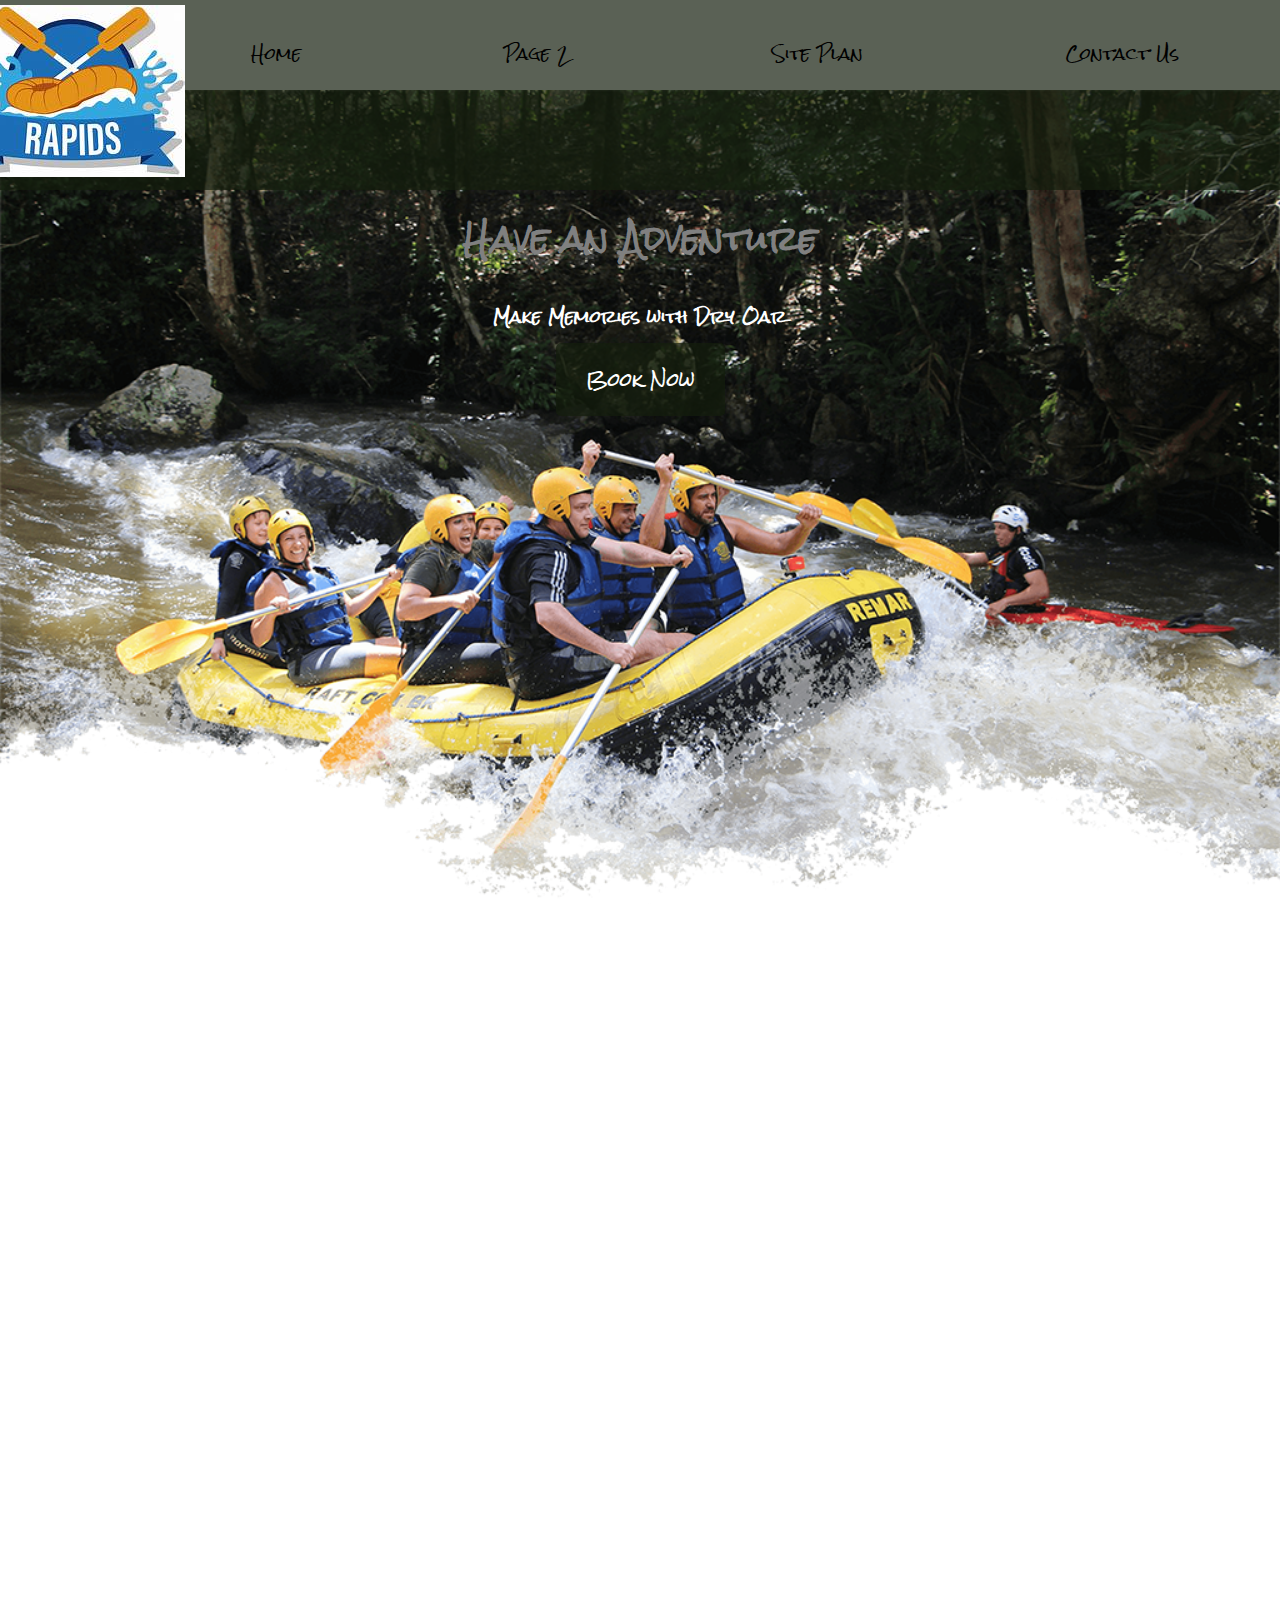
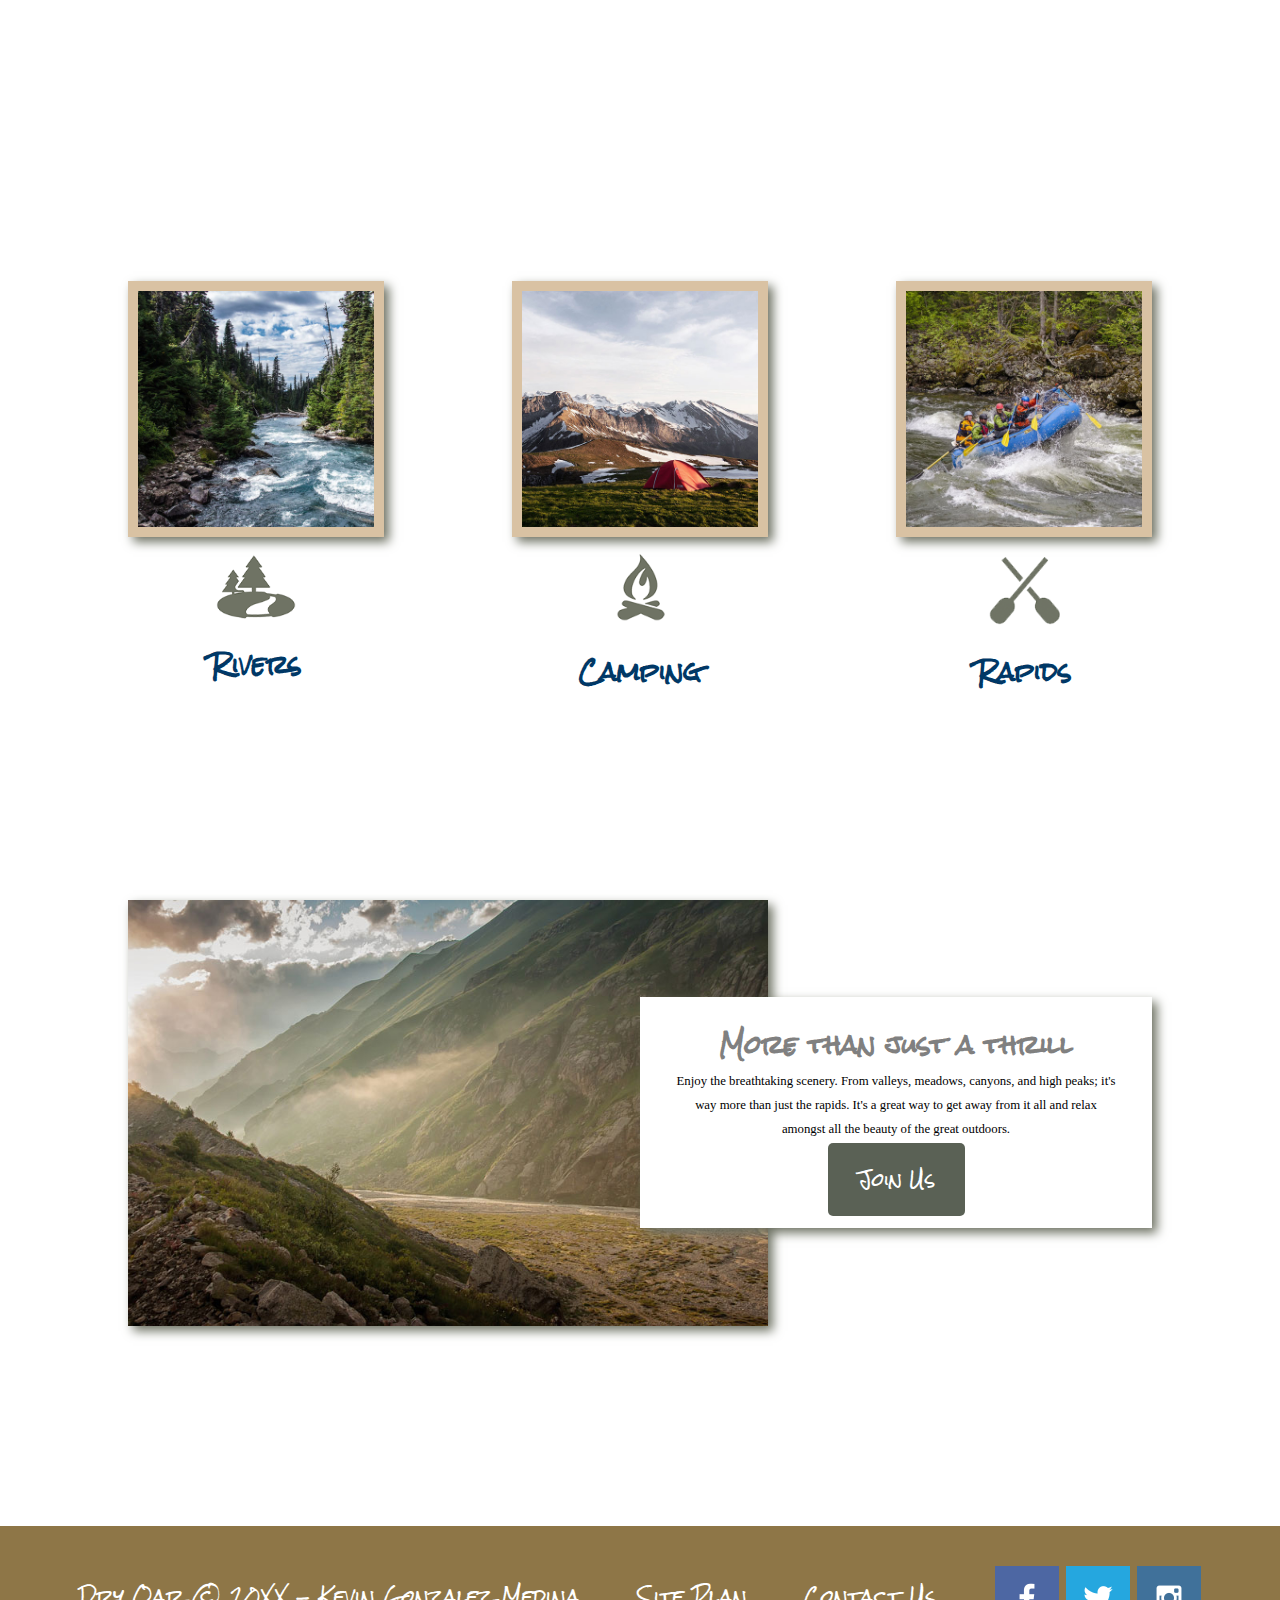
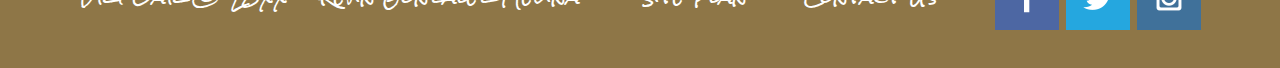
<file: WWR/index.html>
<!DOCTYPE html>
<html lang="en">
<head>
    <meta charset="UTF-8">
    <meta http-equiv="X-UA-Compatible" content="IE=edge">
    <meta name="viewport" content="width=device-width, initial-scale=1.0">
    <link rel="stylesheet" href="styles/style.css">
    <title>Home</title>
</head>
<body>
    <div id="content">
        <header>
            <a id="logo_link" href="index.html">
                <img src="images/logo3.jpeg" alt="Dry Our Logo"> 
            </a>
            <nav>
                <a id="https://kevingonmed.github.io/wdd113/WWR/index.html">Home</a>
                <a href="https://kevingonmed.github.io/wdd113/WWR/page2.html">Page 2</a>
                <a href="https://kevingonmed.github.io/wdd113/WWR/site-plan-rafting.html">Site Plan</a>
                <a href="https://kevingonmed.github.io/wdd113/WWR/contactus.html">Contact Us</a>
            </nav>
        </header>
        <div id="hero">
            <div id="hero-box">
                <img id="hero-image" src="images/hero.png" alt="People Enjoying Rfting">
            </div>
            <section id="hero-msg">
                <h1 class="home-title">Have an Adventure</h1>
                <h4>Make Memories with Dry Oar</h4>
                <div class="button-box">
                    <a class="book" href="contactus.html">Book Now</a>
                </div>
            </section>
        </div>
        <main class="home-grid">
            <section class="rivers-card">
                <img class="card-img" src="images/rivers.jpg" alt="river in forest">
                <img class="icon" src="images/river_icon.png" alt="river icon">
                <h2>Rivers</h2>
            </section>
            <section class="camping-card">
                <img class="card-img" src="images/camping.jpg" alt="tent in mountains">
                <img class="icon" src="images/fire_icon.png" alt="fire icon">
                <h2>Camping</h2>
            </section>
            <section class="rapids-card">
                <img class="card-img" src="images/rapids.jpg" alt="rafting boat">
                <img class="icon" src="images/oars.png" alt="oars icon">
                <h2>Rapids</h2>
            </section>
            <div id="background"></div>
            <img class="mountains" src="images/mountains.jpg" alt="Misty mountains">
            <section class="msg">
                <h2>More than just a thrill</h2>
                <p>Enjoy the breathtaking scenery. From valleys, meadows, canyons, and high peaks; it's way more than just the rapids. It's a great way to get away from it all and relax amongst all the beauty of the great outdoors.</p>
                <a class='join' href="rivers.html">Join Us</a>
            </section>
        </main>
        <footer>
            <p>Dry Oar &copy; 20XX - Kevin Gonzalez Medina  </p>
            <p><a href="site-plan-rafting.html">Site Plan</a></p>
            <p><a href="contactus.html">Contact Us</a></p>
            <div class="social">
                <a href="https://facebook.com">
                    <img src="images/facebook.png" alt="fb icon">
                </a>
                <a href="https://twitter.com">
                    <img src="images/twitter.png" alt="twitter icon">
                </a>
                <a href="https://instagram.com">
                    <img src="images/instagram.png" alt="instagram icon">
                </a>
            </div>
        </footer>
    </div>

</body>
</html>
</file>
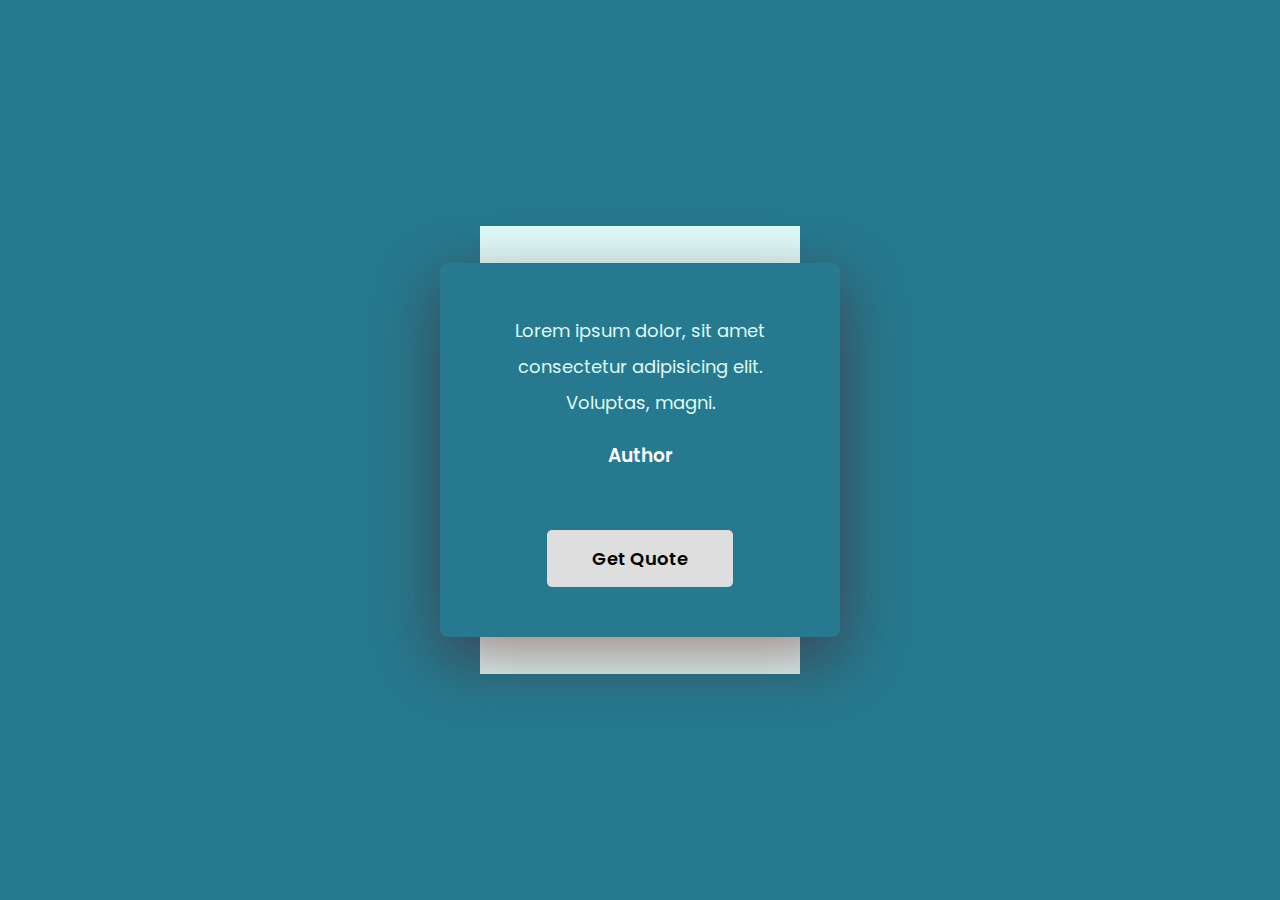
<file: jscript/finalp.html>
<!DOCTYPE html>
<html lang="en">
  <head>
    <meta name="viewport" content="width=device-width, initial-scale=1.0" />
    <title>Random Quote Generator</title>
    <link
      href="https://fonts.googleapis.com/css2?family=Poppins:wght@400;600&display=swap"
      rel="stylesheet"
    />
    <link rel="stylesheet" href="finalp.css" />
  </head>
  <body>
    <div class="wrapper">
      <div class="container">
        <p id="quote">
          Lorem ipsum dolor, sit amet consectetur adipisicing elit. Voluptas,
          magni.
        </p>
        <h3 id="author">Author </h3>
        <button id="btn">Get Quote</button>
      </div>
    </div>
    <script src="finalp.js"></script>
  </body>
</html>
</file>
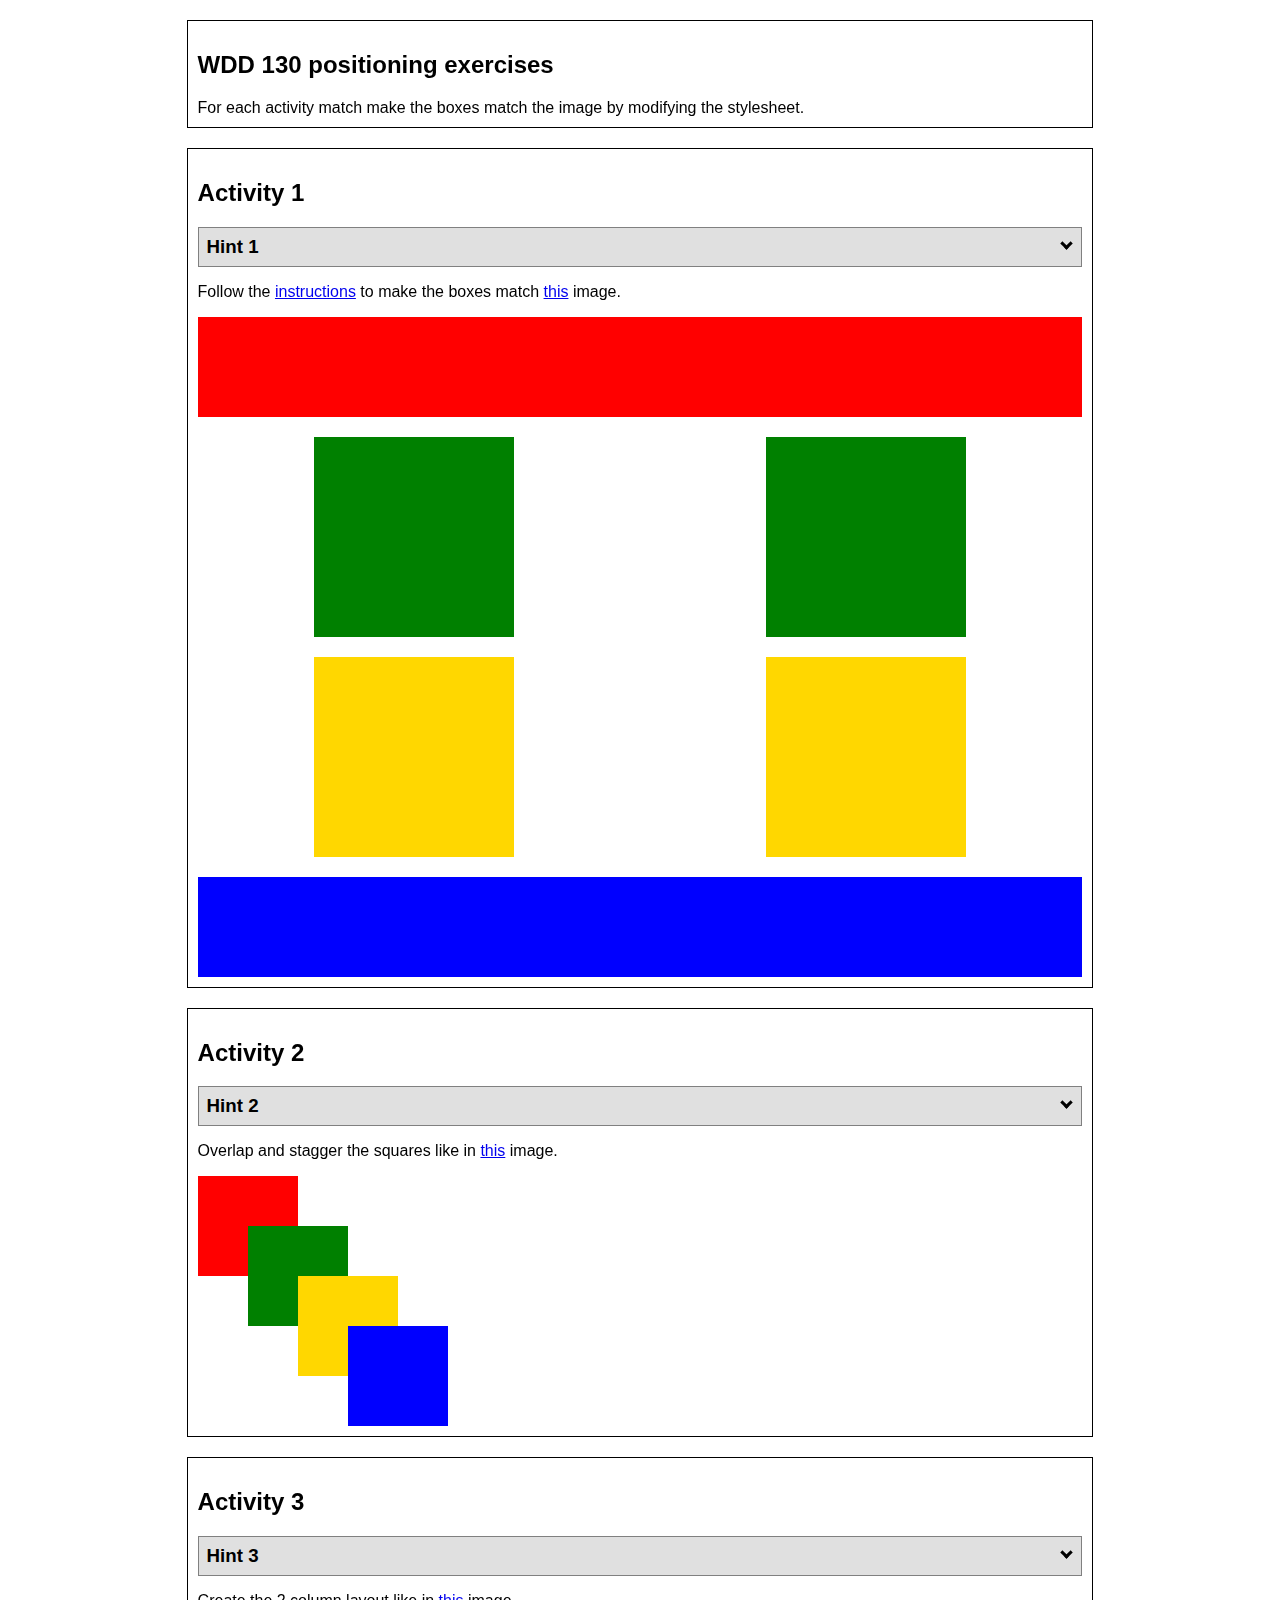
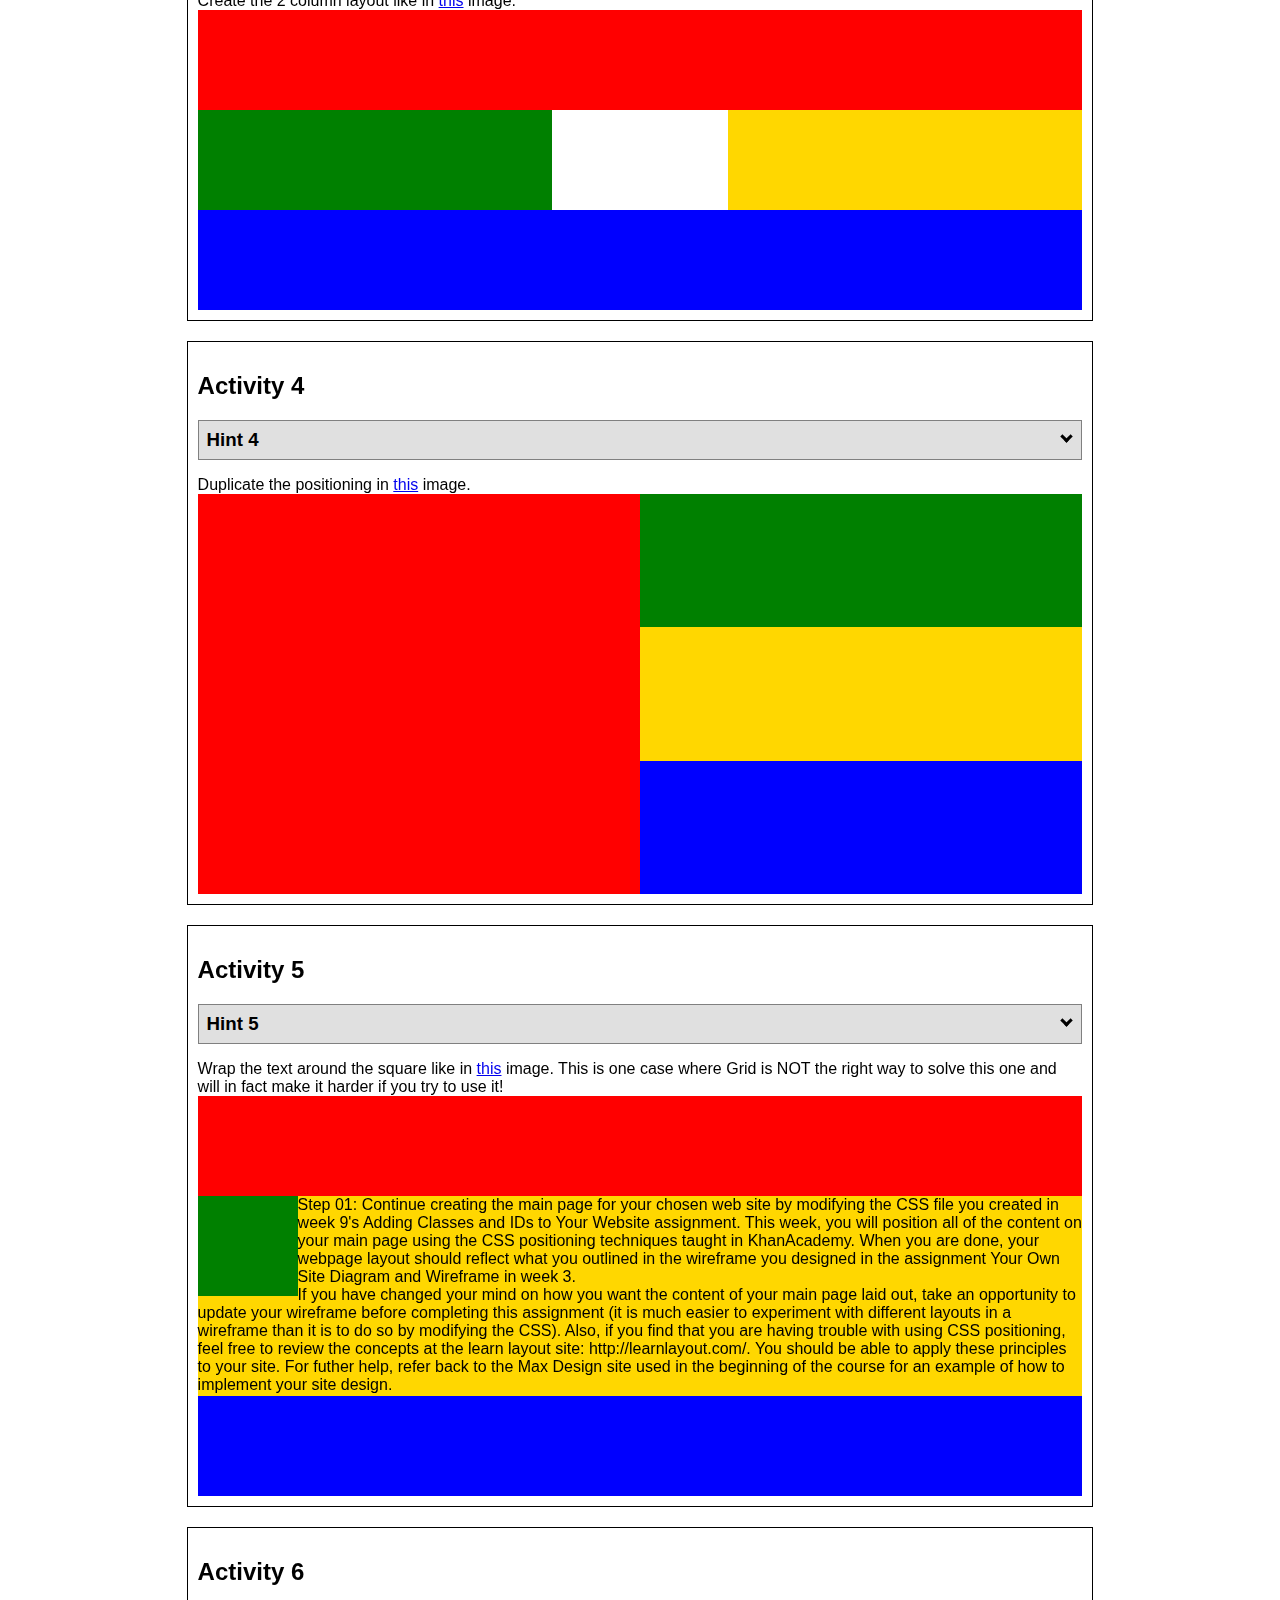
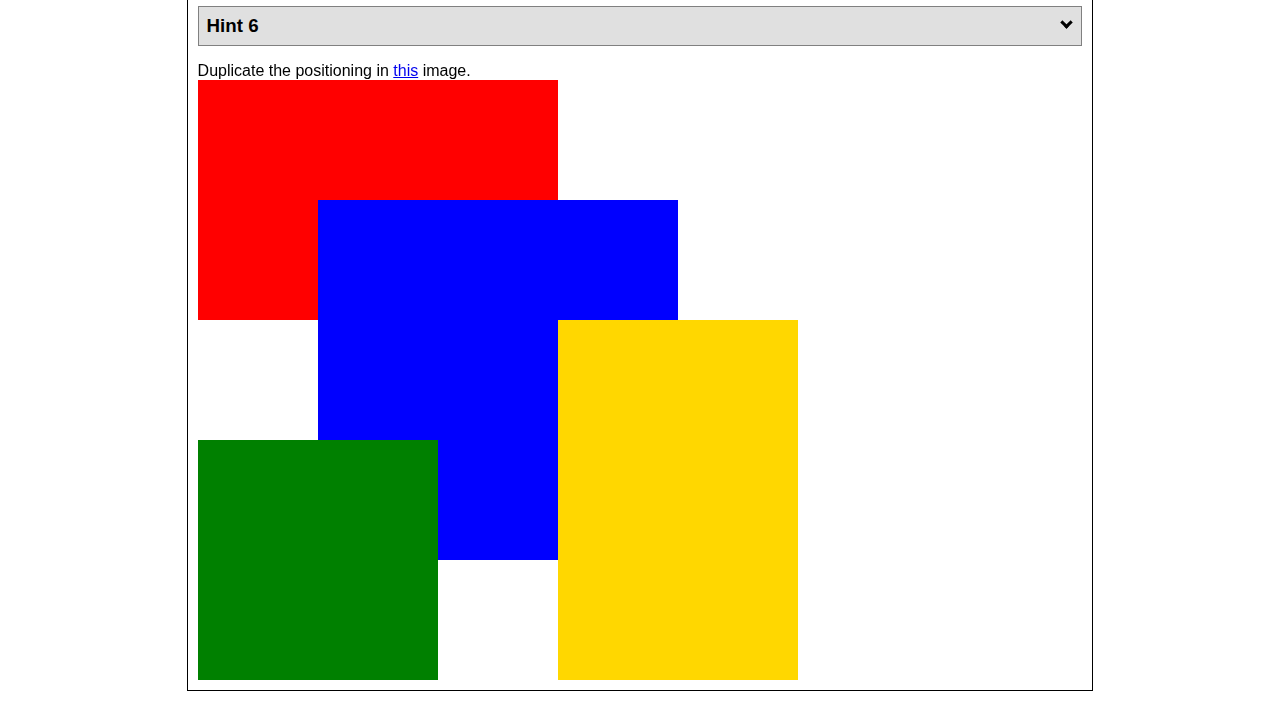
<file: Position/positioning.html>
<!DOCTYPE html>
<html lang="en">
    <head>
    <!-- HTML - Name: positioning.html -->
    <title>Positioning Activity</title>
    <link rel="stylesheet" type="text/css" href="positionstyles.css" />
    </head>
    <body>
    <div class="activity">
        <h2>WDD 130 positioning exercises</h2>
        For each activity match make the boxes match the image by modifying the stylesheet.</div>
    <div class="activity">
        <h2>Activity 1</h2>
        <section class="hint"><input type="checkbox" ><i></i> <h3>Hint 1</h3><div><p>Check out the <a href="https://byui-wdd.github.io/wdd130/activities/css-positioning.html" target="_blank">activity instructions</a> in Ilearn!</p></div></section>
        <p>Follow the <a href="https://byui-wdd.github.io/wdd130/activities/css-positioning.html" target="_blank">instructions</a> to make the boxes match  <a href="https://byui-wdd.github.io/wdd130/images/example1.png" target="_blank">this</a> image.</p>
        <div class="content1" >
        <div class="red1" ></div>
        <div class="green1" ></div>
        <div class="green1" ></div>
        <div class="yellow1"></div>
        <div class="yellow1"></div>
        <div class="blue1"></div>
        </div>
    </div>
    <div class="activity">
        <h2>Activity 2</h2>
        <section class="hint"><input type="checkbox" > <h3>Hint 2</h3><i></i><div><p>Remember that the best way to shift elements around slightly on the page is with Margins.  You could also use Grid.  Either would work for this. If you choose margin remember that you can use a <em>negative</em> margin. (ie margin-top: -20px;)</p><h4>Properties used:</h4><ul><li>margin-top, margin-left</li><li>...or...</li><li>grid-template-columns: 50px 50px 50px 50px 50px</li></ul></div></section>
        <p>Overlap and stagger the squares like in <a href="https://byui-wdd.github.io/wdd130/images/example2.png" target="_blank">this</a> image.</p>
        <div class="content2" >
        <div class="red2" ></div>
        <div class="green2" ></div>
        <div class="yellow2"></div>
        <div class="blue2"></div>
        </div>
    </div>
    <div class="activity">
        <h2>Activity 3</h2>
        <section class="hint"><input type="checkbox" > <h3>Hint 3</h3><i></i><div><p>This one is going to be best solved with CSS Grid. Remember to make the boxes the right width first...then start moving them around. </p><h4>Properties used:</h4><ul><li>display:grid;</li><li>grid-template-columns:</li><li>grid-column-gap:</li>
        <li>grid-column:</li>  </ul></div></section>
        Create the 2 column layout like in <a href="https://byui-wdd.github.io/wdd130/images/example3.png" target="_blank">this</a>  image.
        <div class="content3" >
        <div class="red3" ></div>
        <div class="green3" ></div>
        <div class="yellow3"></div>
        <div class="blue3"></div>
        </div>
    </div>
    <div class="activity">
        <h2>Activity 4</h2>
        <section class="hint"><input type="checkbox" > <h3>Hint 4</h3><i></i><div><p>For the others we have been primarily concerned with width. For this one you will need to adjust height as well. </p><h4>Properties used:</h4><ul><li>display:grid;</li><li>grid-template-columns:</li><li>grid-row:</li></ul></div></section>
        Duplicate the positioning in <a href="https://byui-wdd.github.io/wdd130/images/example4.png" target="_blank">this</a> image. 
        <div class="content4" >
        <div class="red4" ></div>
        <div class="green4" ></div>
        <div class="yellow4"></div>
        <div class="blue4"></div>
        </div>
    </div>

    <div class="activity">
        <h2>Activity 5</h2>
        <section class="hint"><input type="checkbox" > <h3>Hint 5</h3><i></i><div><p>Grid is <strong>not</strong> the right way to do this.  In fact there is only one way to really do that...and that is with float. Remember that we float the thing we want the text to wrap around.  Also remember to start by making all the shapes the right size and shape.</p><h4>Properties used:</h4><ul><li>float: left;</li></ul></div></section>
        Wrap the text around the square like in <a href="https://byui-wdd.github.io/wdd130/images/example5.png" target="_blank">this</a> image. This is one case where Grid is NOT the right way to solve this one and will in fact make it harder if you try to use it!
        <div class="content5" >
        <div class="red5" ></div>
        <div class="green5" ></div>
        <div class="yellow5">Step 01: Continue creating the main page for your chosen web site by modifying the CSS file you created in week 9's Adding Classes and IDs to Your Website assignment. This week, you will position all of the content on your main page using the CSS positioning techniques taught in KhanAcademy. When you are done, your webpage layout should reflect what you outlined in the wireframe you designed in the assignment Your Own Site Diagram and Wireframe in week 3. <br />
            If you have changed your mind on how you want the content of your main page laid out, take an opportunity to update your wireframe before completing this assignment (it is much easier to experiment with different layouts in a wireframe than it is to do so by modifying the CSS). Also, if you find that you are having trouble with using CSS positioning, feel free to review the concepts at the learn layout site: http://learnlayout.com/. You should be able to apply these principles to your site. For futher help, refer back to the Max Design site used in the beginning of the course for an example of how to implement your site design.</div>
        <div class="blue5"></div>
        </div>
    </div>
    <div class="activity">
        <h2>Activity 6</h2>
        <section class="hint"><input type="checkbox" > <h3>Hint 6</h3><i></i><div><p>This one is all about visualizing the grid behind the layout. If you are having a hard time doing that first: all the sizes are even multiples of 100, and second here is another example with the lines drawn: <a href="https://byui-wdd.github.io/wdd130/images/example6-hint.png" target="_blank">example 6 with lines</a>. For this one you will find it easiest if you use px for the column width. You can also use <kbd>z-index</kbd> to control the element layering.    </p><h4>Properties used:</h4><ul><li>display:grid;</li><li>grid-template-columns:</li><li>grid-column:</li><li>grid-row:</li><li><a href="https://www.w3schools.com/cssref/pr_pos_z-index.asp" target="_blank">z-index:</a></li></ul></div></section>
        Duplicate the positioning in <a href="https://byui-wdd.github.io/wdd130/images/example6.png" target="_blank">this</a> image.
        <div class="content6" >
        <div class="red6" ></div>
        <div class="green6" ></div>
        <div class="yellow6"></div>
        <div class="blue6"></div>
        </div>
    </div>
    </body>
</html>
</file>
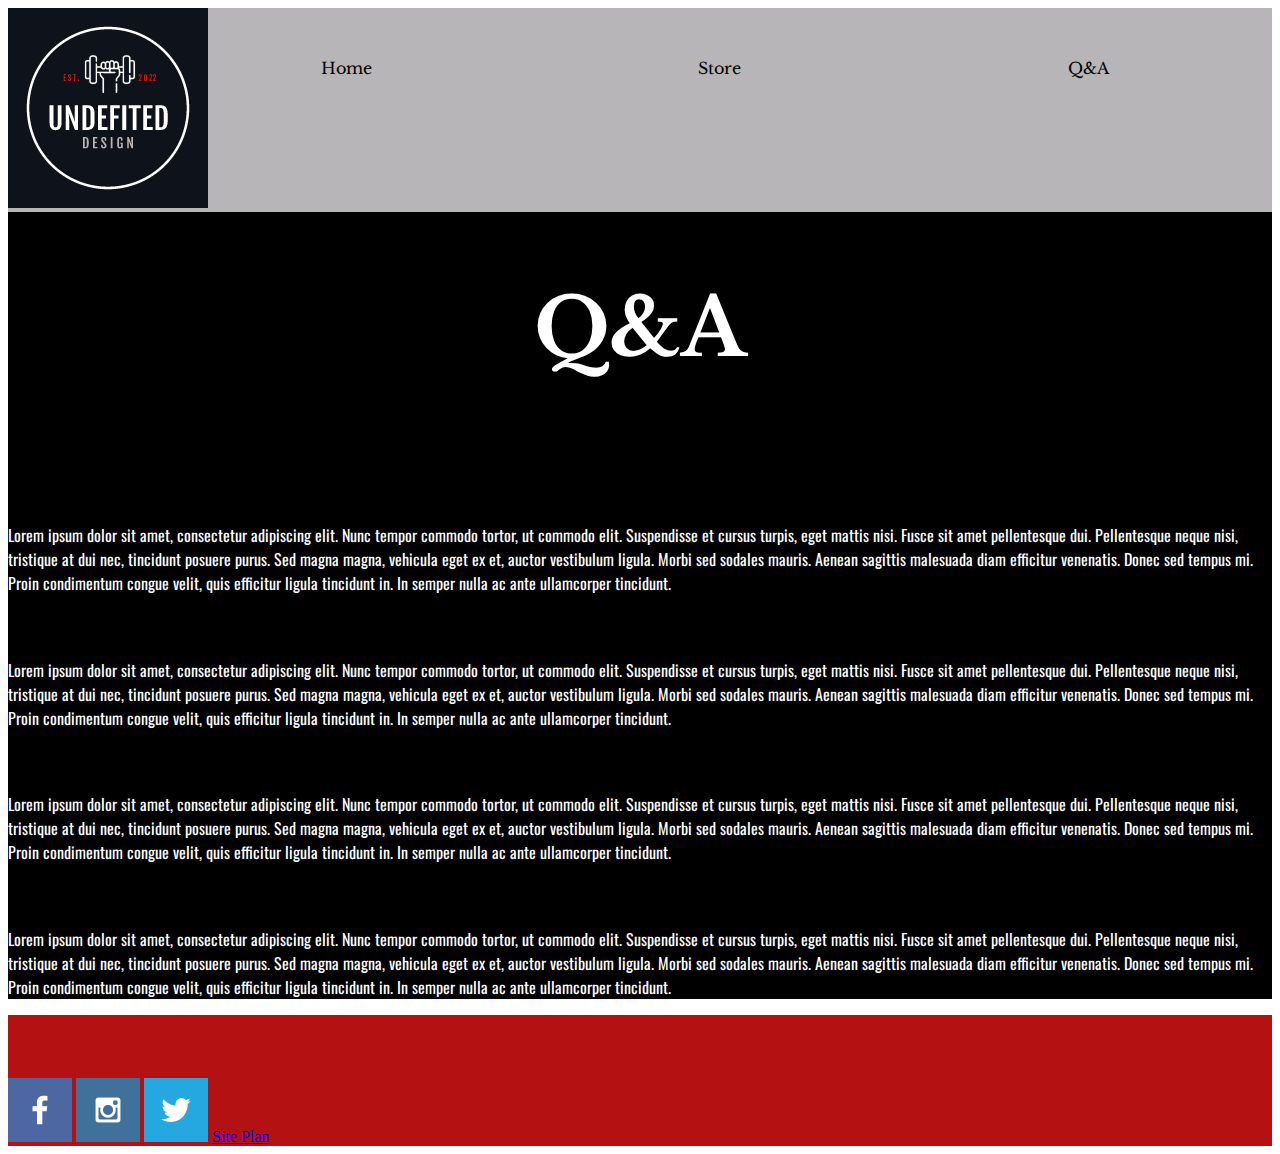
<file: undefited/q&a.html>
<!DOCTYPE html>
<html lang="en">
<head>
    <meta charset="UTF-8">
    <meta http-equiv="X-UA-Compatible" content="IE=edge">
    <meta name="viewport" content="width=device-width, initial-scale=1.0">
    <link rel="stylesheet" href="styles/style.css">
    <title>q&a</title>
</head>
<body>
    <header>
        <a href="index.html">
            <img src="styles/logo.png" alt="Logo">
        </a>
        <nav>
            <a href="index.html">Home</a>
            <a href="store.html">Store</a>
            <a href="q&a.html">Q&A</a>
        </nav>
    </header>
    <main>
        <div id="tittle">
            <h1>Q&A</h1>
            <h2>Common Questions</h2>
        </div>
        <div id="questions">
            <h4>Question 1</h4>
            <p>Lorem ipsum dolor sit amet, consectetur adipiscing elit. Nunc tempor commodo tortor, ut commodo elit. Suspendisse et cursus turpis, eget mattis nisi. Fusce sit amet pellentesque dui. Pellentesque neque nisi, tristique at dui nec, tincidunt posuere purus. Sed magna magna, vehicula eget ex et, auctor vestibulum ligula. Morbi sed sodales mauris. Aenean sagittis malesuada diam efficitur venenatis. Donec sed tempus mi. Proin condimentum congue velit, quis efficitur ligula tincidunt in. In semper nulla ac ante ullamcorper tincidunt.</p>
            <h4>Question 2</h4>
            <p>Lorem ipsum dolor sit amet, consectetur adipiscing elit. Nunc tempor commodo tortor, ut commodo elit. Suspendisse et cursus turpis, eget mattis nisi. Fusce sit amet pellentesque dui. Pellentesque neque nisi, tristique at dui nec, tincidunt posuere purus. Sed magna magna, vehicula eget ex et, auctor vestibulum ligula. Morbi sed sodales mauris. Aenean sagittis malesuada diam efficitur venenatis. Donec sed tempus mi. Proin condimentum congue velit, quis efficitur ligula tincidunt in. In semper nulla ac ante ullamcorper tincidunt.</p>
            <h4>Question 3</h4>
            <p>Lorem ipsum dolor sit amet, consectetur adipiscing elit. Nunc tempor commodo tortor, ut commodo elit. Suspendisse et cursus turpis, eget mattis nisi. Fusce sit amet pellentesque dui. Pellentesque neque nisi, tristique at dui nec, tincidunt posuere purus. Sed magna magna, vehicula eget ex et, auctor vestibulum ligula. Morbi sed sodales mauris. Aenean sagittis malesuada diam efficitur venenatis. Donec sed tempus mi. Proin condimentum congue velit, quis efficitur ligula tincidunt in. In semper nulla ac ante ullamcorper tincidunt.</p>
            <h4>Question 4</h4>
            <p>Lorem ipsum dolor sit amet, consectetur adipiscing elit. Nunc tempor commodo tortor, ut commodo elit. Suspendisse et cursus turpis, eget mattis nisi. Fusce sit amet pellentesque dui. Pellentesque neque nisi, tristique at dui nec, tincidunt posuere purus. Sed magna magna, vehicula eget ex et, auctor vestibulum ligula. Morbi sed sodales mauris. Aenean sagittis malesuada diam efficitur venenatis. Donec sed tempus mi. Proin condimentum congue velit, quis efficitur ligula tincidunt in. In semper nulla ac ante ullamcorper tincidunt.</p>
        </div>

    </main>
    <footer>
        <a href="">
            <img src="images/facebook.png" alt="facebook">
        </a>
        <a href="">
            <img src="images/instagram.png" alt="instagram">
        </a>
        <a href="">
            <img src="images/twitter.png" alt="twitter">
        </a>
        <a href="https://kevingonmed.github.io/wdd113/undefited/site-plan.html">Site Plan </a>
    </footer>
</body>
</file>
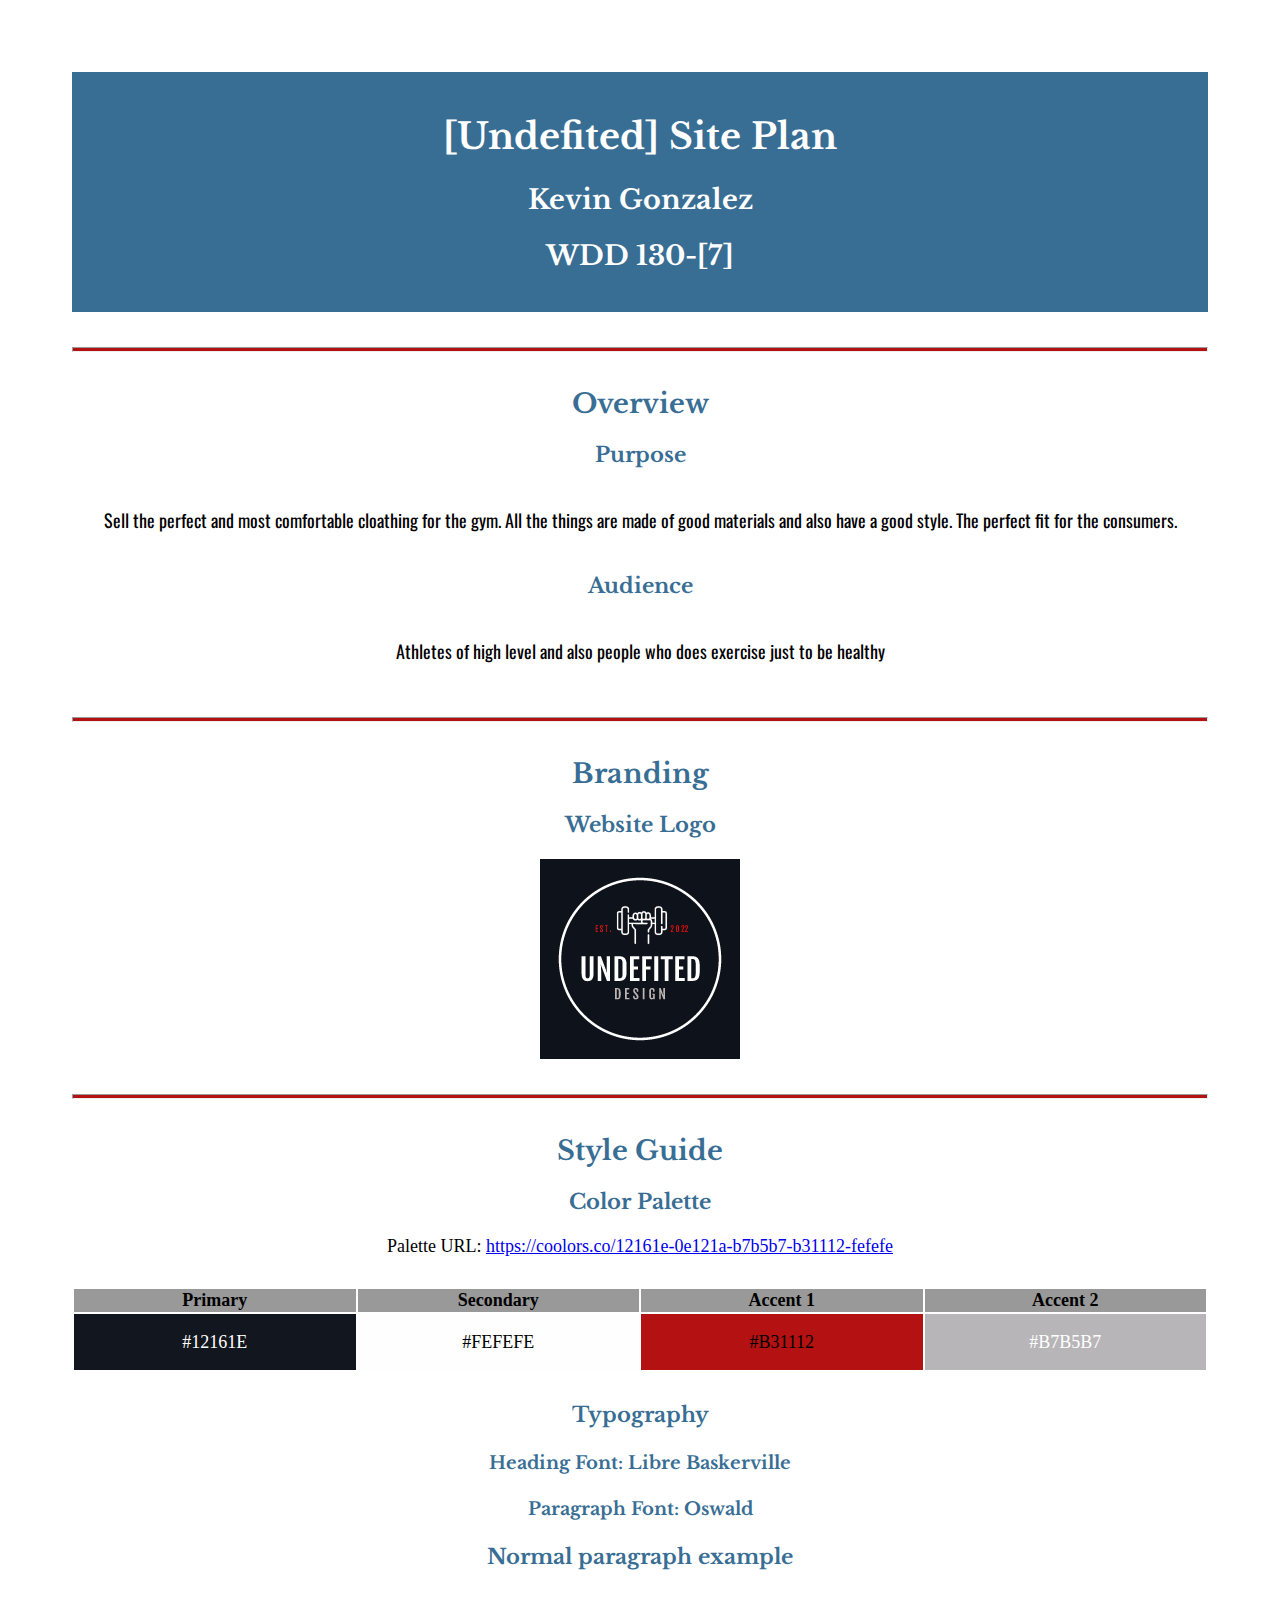
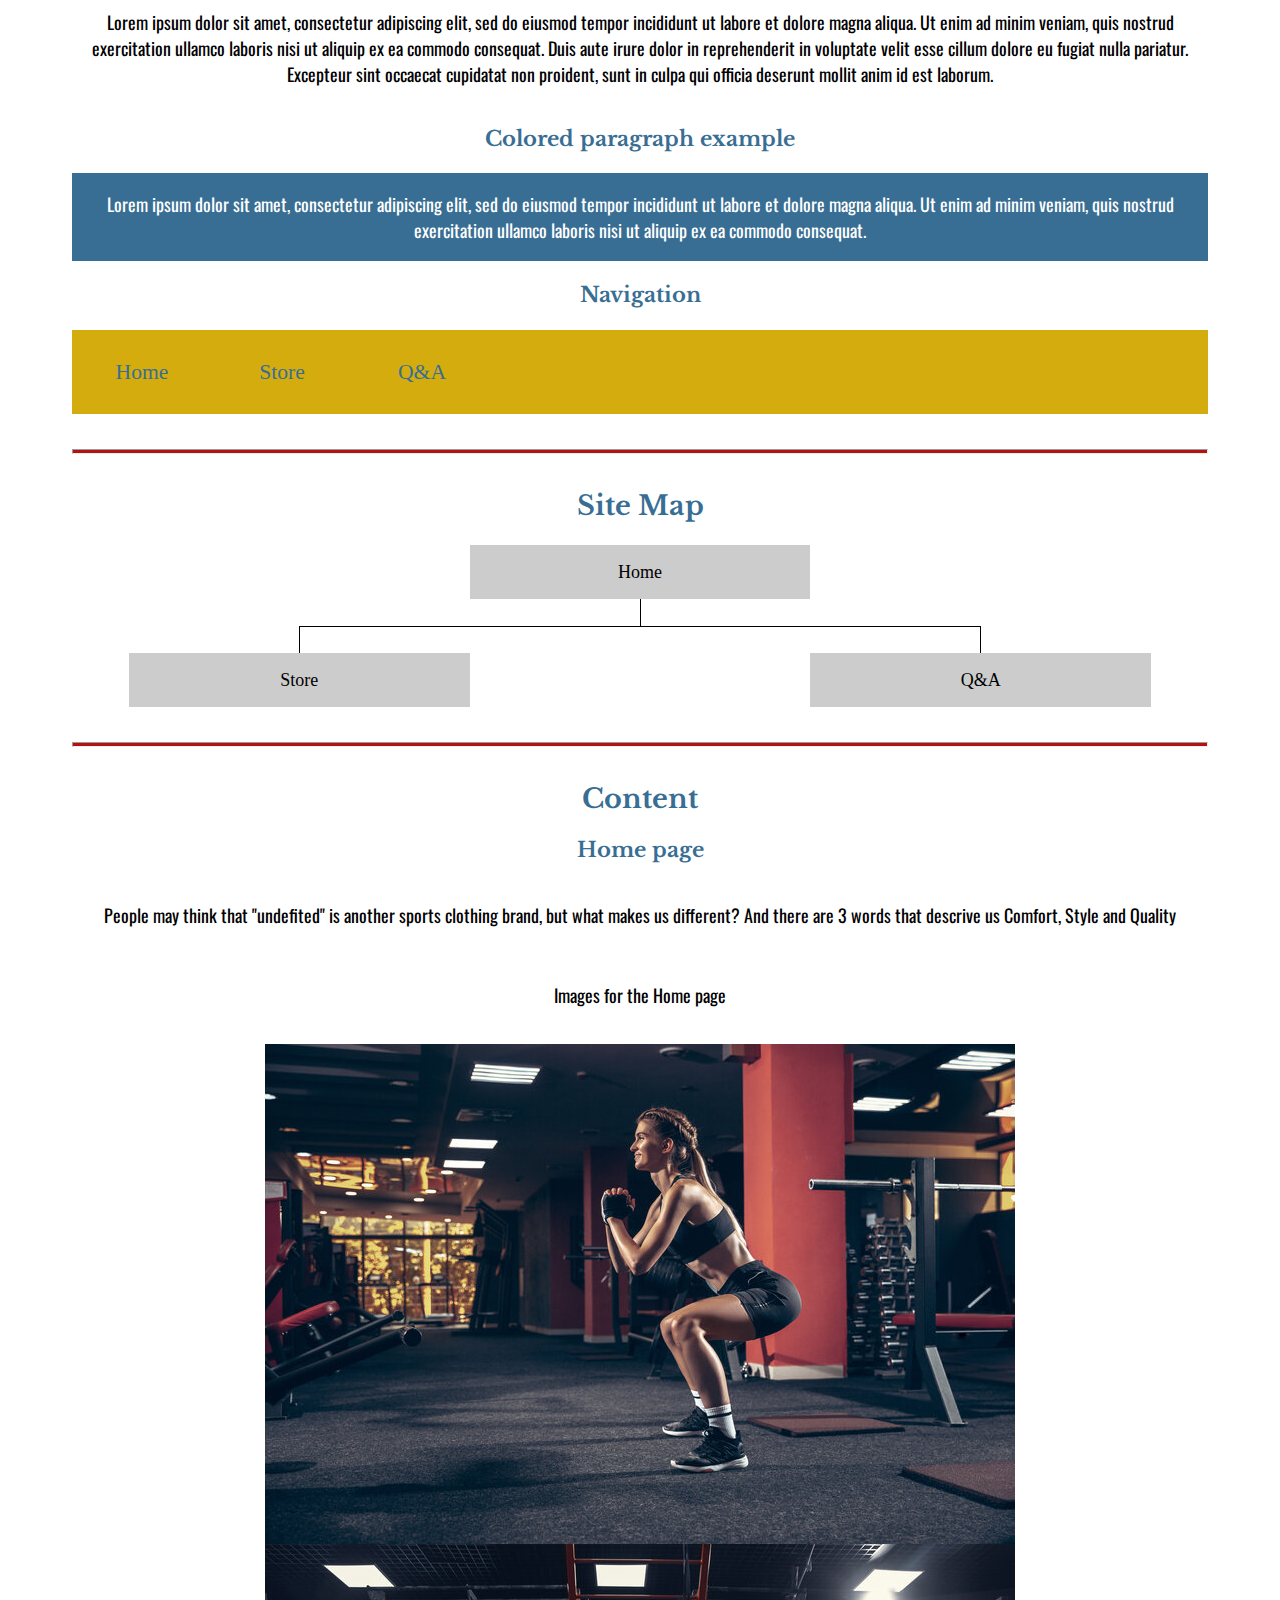
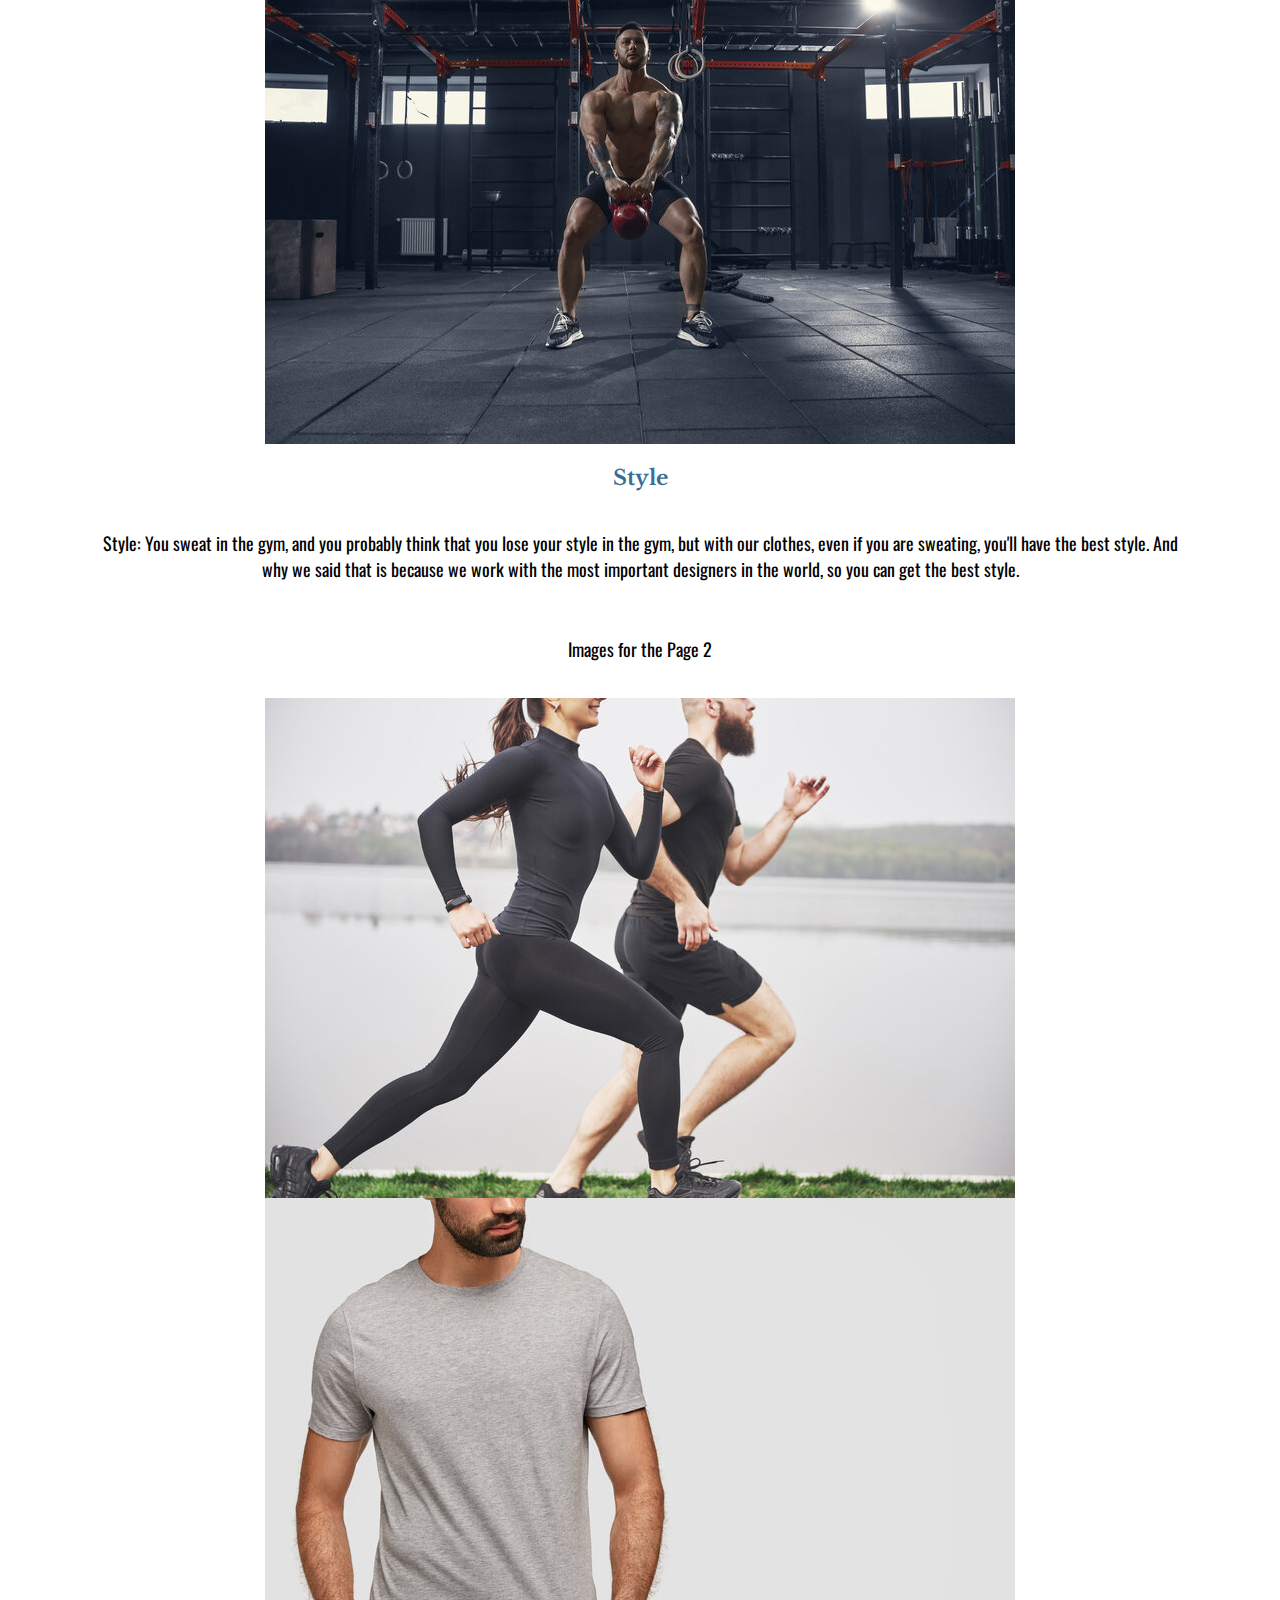
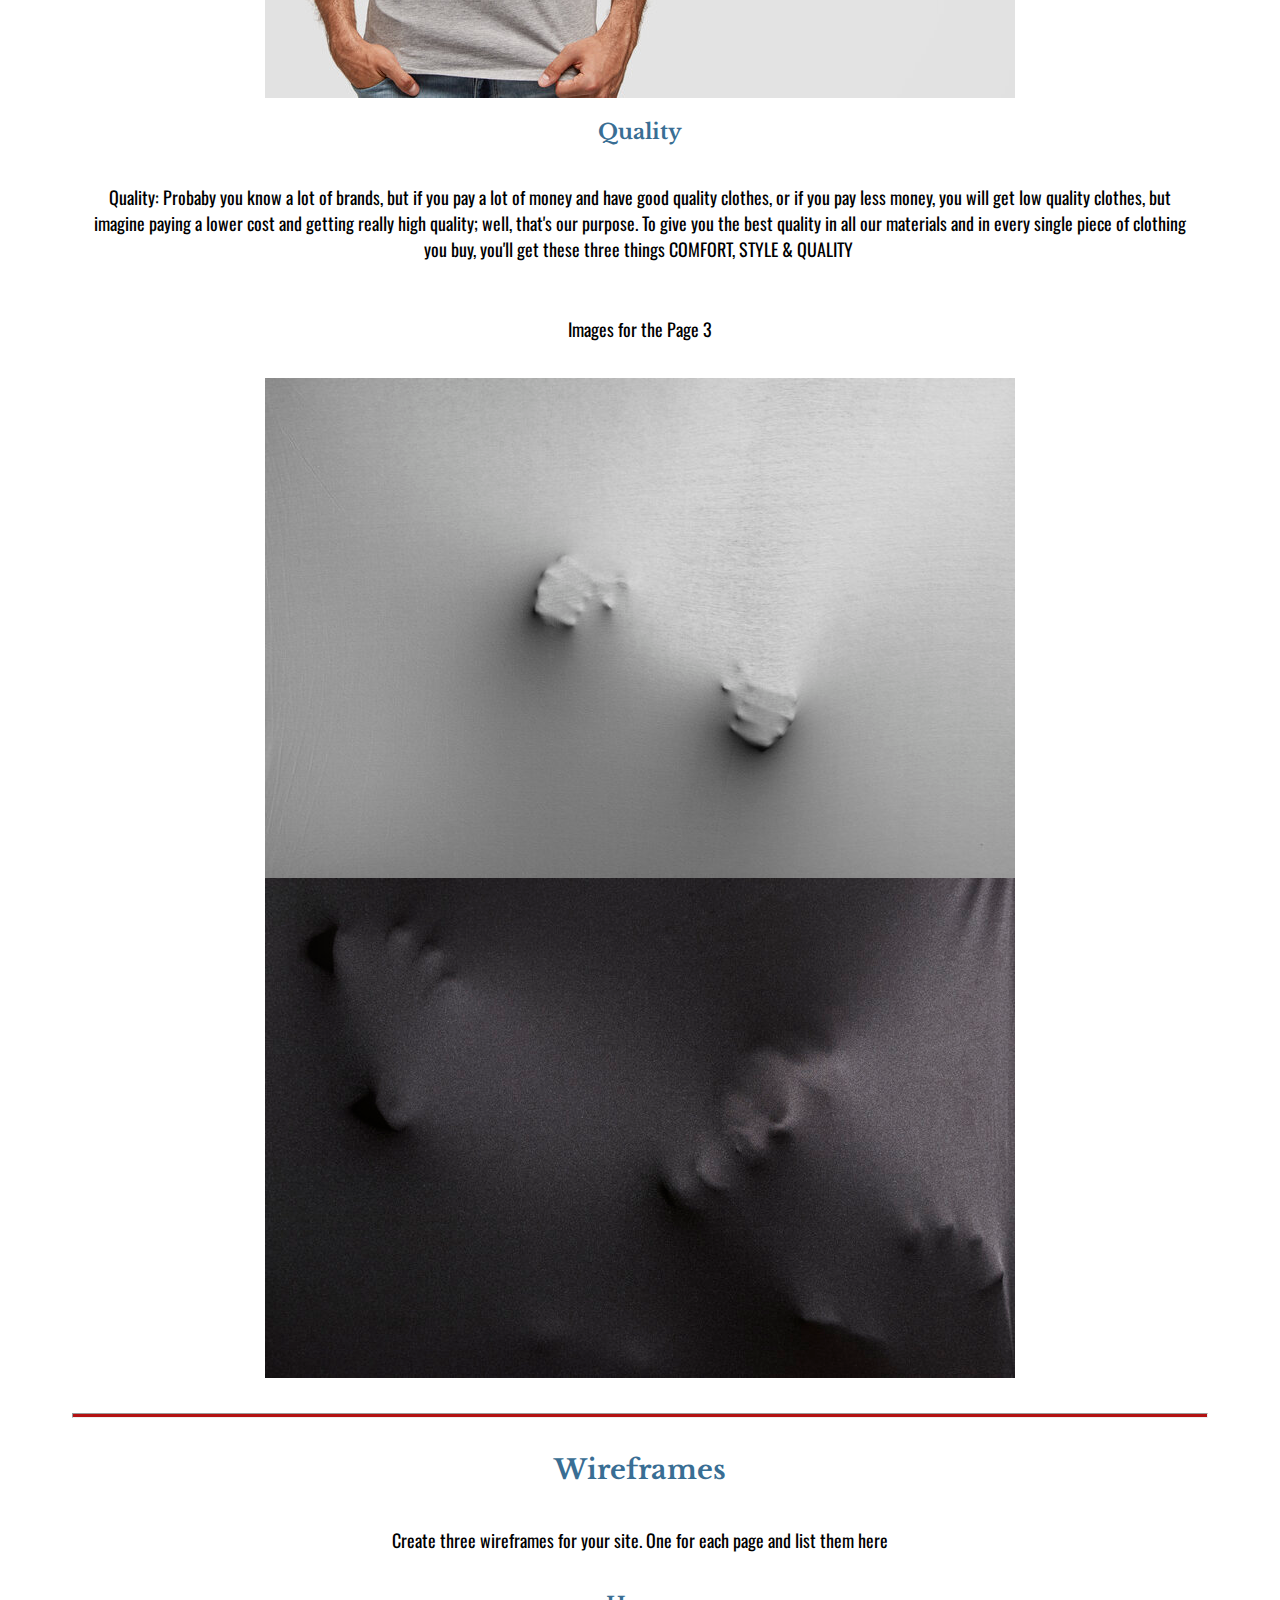
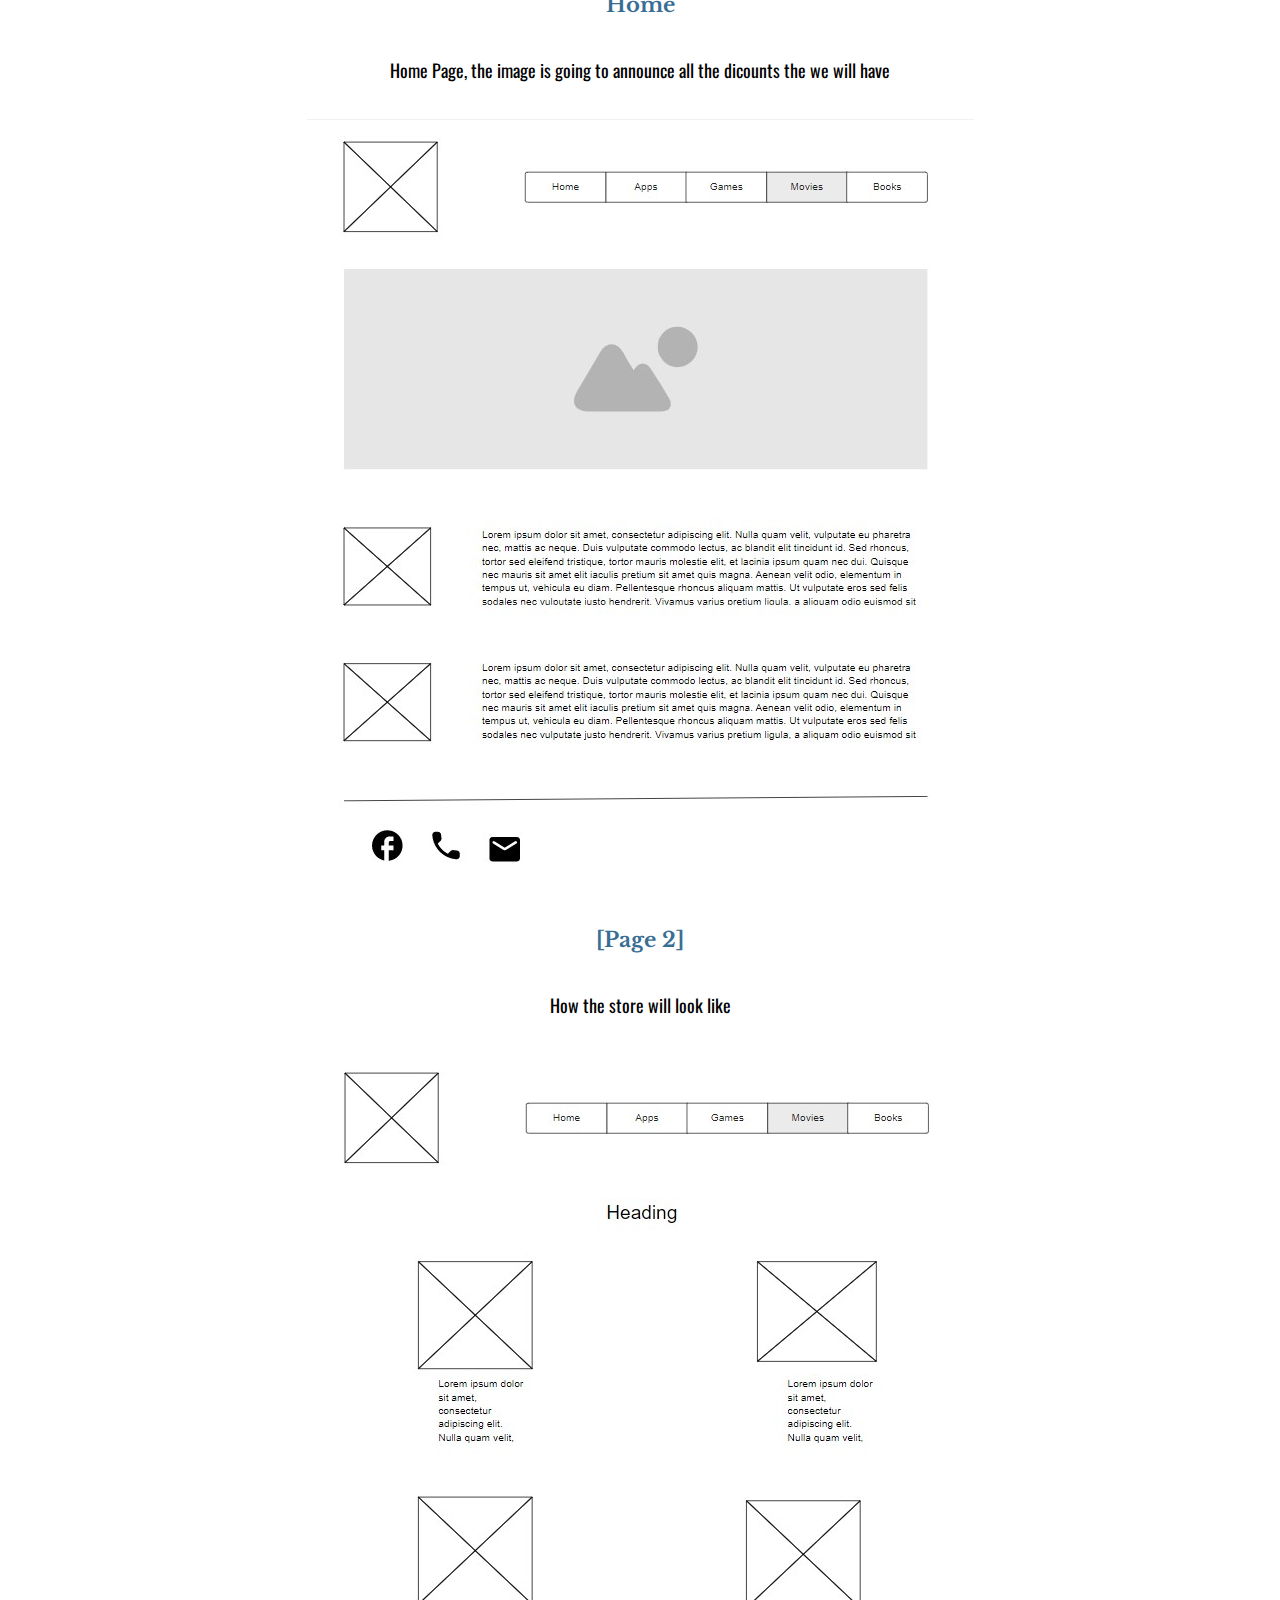
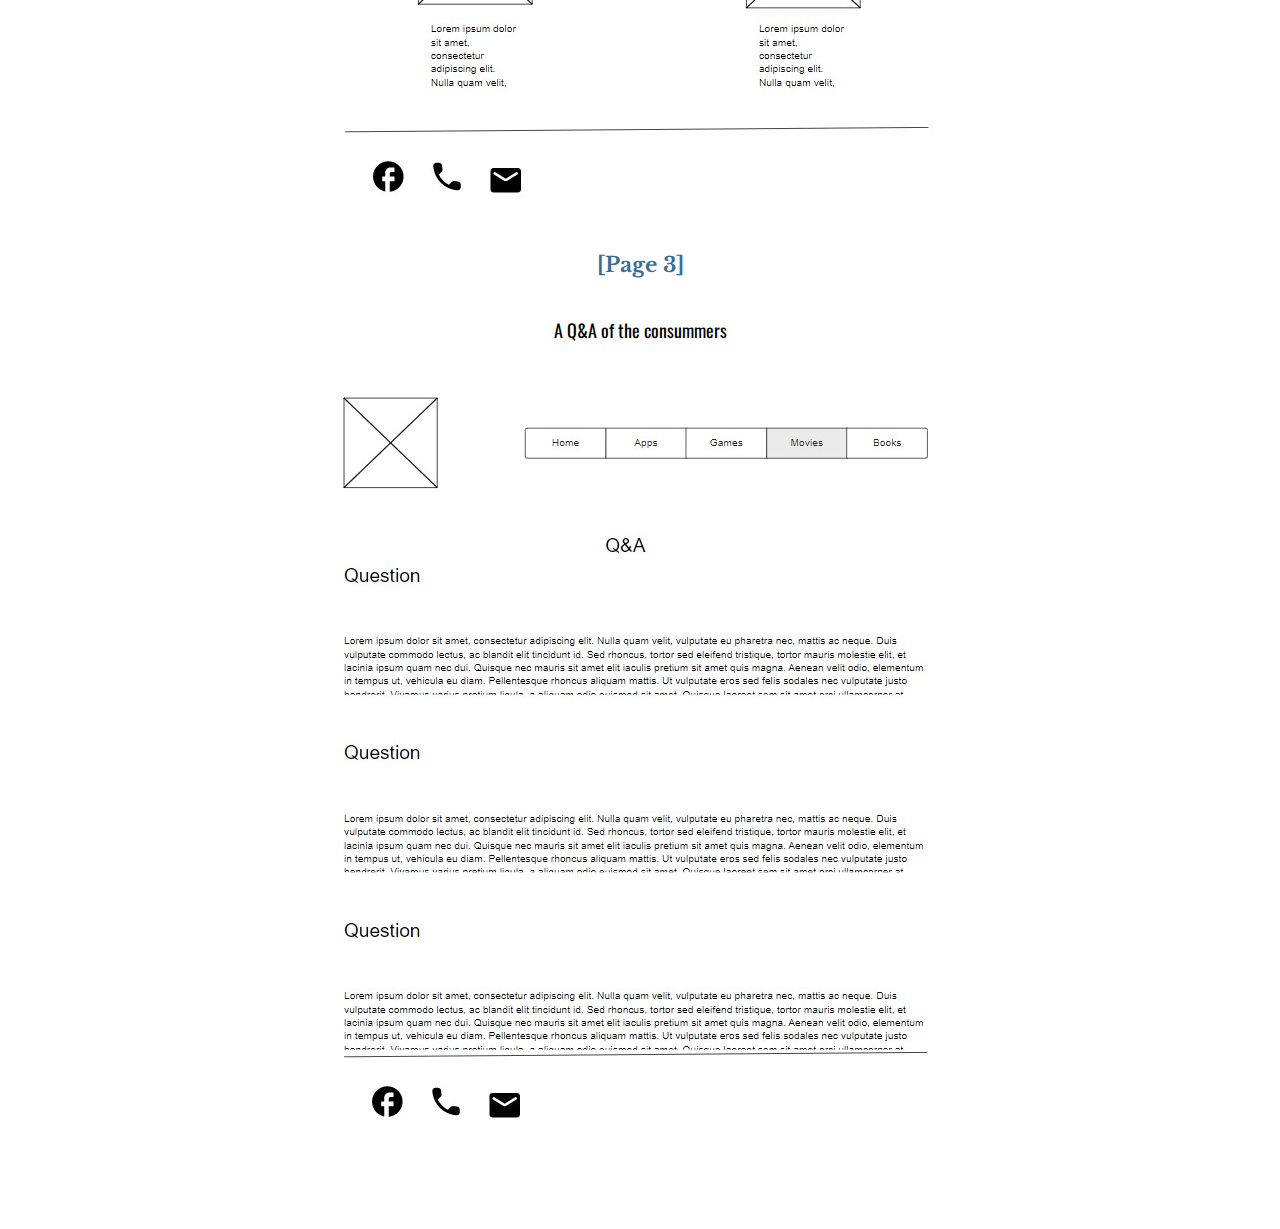
<file: undefited/site-plan.html>
<!DOCTYPE html>
<html lang="en-us">
    
  <head>
    <meta charset="utf-8">
    <title>Site Plan</title>
    <link type="text/css" rel="stylesheet" href="styles/site-plan.css">
  </head>

  <body>
    <header>
      <h1>[Undefited] Site Plan</h1>
      <h2>Kevin Gonzalez</h2>
      <h2>WDD 130-[7]</h2>
      <!-- In the header above, add the name or your site, your name and class number. For example if you are in section 3 you would put WDD 130.03 -->
    </header>
    <main>

      <!-- ------------------------Steps 2-3------------------------------ -->
      <hr>
      <h2>Overview</h2>
      <h3>Purpose</h3>
      <p>Sell the perfect and most comfortable cloathing for the gym.
        All the things are made of good materials and also have a good style.
        The perfect fit for the consumers.
      </p>  <!-- change this -->


      <h3>Audience</h3>
      <p>Athletes of high level and also people who does exercise just to be healthy</p>  <!-- change this -->

      <hr>
      <h2>Branding</h2>
      <h3>Website Logo</h3>
      <!-- Replace this with some sort of logo for your site.  A logo can be as simple as the name of your site in a nice font :) -->
      <img src="styles/logo.png" alt="logo">
      <hr>
      <h2>
        Style Guide
      </h2>

      <!-- ------------------------Steps 4-8------------------------------ -->

      <h3>
        Color Palette
      </h3>
      <!--  The colors you choose for a website are one of the most important decisions you will make. Follow the instructions on the activity in iLearn then return and replace the color codes below with the hex color codes (the 6 digit numbers that show at the bottom of each color) for the colors you have chosen below.  You should have at least 2 colors but do not have to fill in all 4 if you do not need them.  -->

      <!-- Copy and paste the URL to your finished palette below Make sure to paste it into both spots -->
      Palette URL: <a href="https://coolors.co/12161e-0e121a-b7b5b7-b31112-fefefe" target="_blank">https://coolors.co/12161e-0e121a-b7b5b7-b31112-fefefe</a>


      <table class="colors">
        <tr><th>Primary</th><th>Secondary</th><th>Accent 1</th><th>Accent 2</th></tr>
        <!-- Replace the numbers in the boxes below with your hex color codes. Then switch to the site-plan.css file and change your colors there as well. -->
        <tr><td class="primary">#12161E</td><td class="secondary">#FEFEFE</td><td class="accent1">#B31112</td><td class="accent2">#B7B5B7</td></tr>
      </table>

      <!-- ------------------------Step 9------------------------------ -->

      <h3>
        Typography
      </h3>
      <!-- Choose a font for your paragraphs (body copy) and headlines. What font(s) have you chosen? Why did you choose what you did?  Make sure to review the list of web safe fonts at W3Schools.org as a starting point.  Think also about which of your colors above you might use for background and font colors. -->

      <h4>
        Heading Font: Libre Baskerville  <!-- change this -->
      </h4>
      <h4>
        Paragraph Font: Oswald  <!-- change this -->
      </h4>
      <h3>
        Normal paragraph example
      </h3>
      <p>
        Lorem ipsum dolor sit amet, consectetur adipiscing elit, sed do eiusmod tempor incididunt ut labore et dolore magna aliqua. Ut enim ad minim veniam, quis nostrud exercitation ullamco laboris nisi ut aliquip ex ea commodo consequat. Duis aute irure dolor in reprehenderit in voluptate velit esse cillum dolore eu fugiat nulla pariatur. Excepteur sint occaecat cupidatat non proident, sunt in culpa qui officia deserunt mollit anim id est laborum.
      </p>
      <h3>
        Colored paragraph example
      </h3>
      <p class="colored">
        Lorem ipsum dolor sit amet, consectetur adipiscing elit, sed do eiusmod tempor incididunt ut labore et dolore magna aliqua. Ut enim ad minim veniam, quis nostrud exercitation ullamco laboris nisi ut aliquip ex ea commodo consequat. 
      </p>

      <!-- ------------------------Step 10------------------------------ -->

      <h3>
        Navigation
      </h3>
      <!-- Think about how you want your navigation bar to look. In the site-plan.css file change the colors to your colors to get the look you desire. --> 
      <nav>
        <a href="#">Home</a>
        <a href="#">Store</a>
        <a href="#">Q&A</a>
      </nav>
      <hr>
      <h2>
        Site Map
      </h2>
      <div class="sitemap">
        <div class="sm-home">
          Home
        </div>
        <div class="sm-page2">
          Store <!-- change this -->
        </div>
        <div class="sm-page3">
          Q&A  <!-- change this -->
        </div>

        <div class="top">
          &nbsp;
        </div>
        <div class="left">
          &nbsp;
        </div>
        <div class="right">
          &nbsp;
        </div>

      </div>

      <!-- --------Content Section -------------- -->
      <hr>
      <h2>
        Content
      </h2>
      <h3>Home page</h3>
      <p>
        People may think that "undefited" is another sports clothing brand, but what makes us different?
        And there are 3 words that descrive us Comfort, Style and Quality 
      </p>
      <p>Images for the Home page</p>
        <img src="images/rsz_girl_t.jpg" alt="image for homepage">
        <img src="images/rsz_men_t.jpg" alt="image for homepage">

      </ul>
      <h3>Style</Style></h3>
      <p>
        Style:
        You sweat in the gym, and you probably think that you lose your style in the gym, but with our clothes, even if you are sweating, you'll have the best style. And why we said that is because we work with the most important designers in the world, so you can get the best style.
        
      </p>
      <p>Images for the Page 2</p>
        <img src="images/rsz_couple_run.jpg" alt="image for page">
        <img src="images/rsz_shirt.jpg" alt="image for page">

      </ul>
      <h3>Quality</h3>
      <p>
        Quality:
        Probaby you know a lot of brands, but if you pay a lot of money and have good quality clothes, or if you pay less money, you will get low quality clothes, but imagine paying a lower cost and getting really high quality; well, that's our purpose.
        To give you the best quality in all our materials and in every single piece of clothing you buy, you'll get these three things COMFORT, STYLE & QUALITY 
        
      </p>
      <p>Images for the Page 3</p>
        <img src="images/rsz_1cloth1.jpg" alt="image for page3">
        <img src="images/rsz_cloth2.jpg" alt="image for page3">

      </ul>
      <hr>
      <h2>
        Wireframes
      </h2>
      <p>
        Create three wireframes for your site. One for each page and list them here</p>

      <h3>Home</h3>
      <p>         
        Home Page, the image is going to announce all the dicounts the we will have 
      </p>
      <img src="images/home_pagewf.jpg" alt="home page wireframe">

      <h3>[Page 2]</h3>
      <p>         
        How the store will look like 
      </p>
      <img src="images/page2_storewf.jpg" alt="page 2 wireframe">

      <h3>[Page 3]</h3>
      <p>         
        
        A Q&A of the consummers 
      </p>
      <img src="images/q&a_wireframe.jpg" alt="page 3 wireframe">
    </main>
  </body>

</html>
</file>
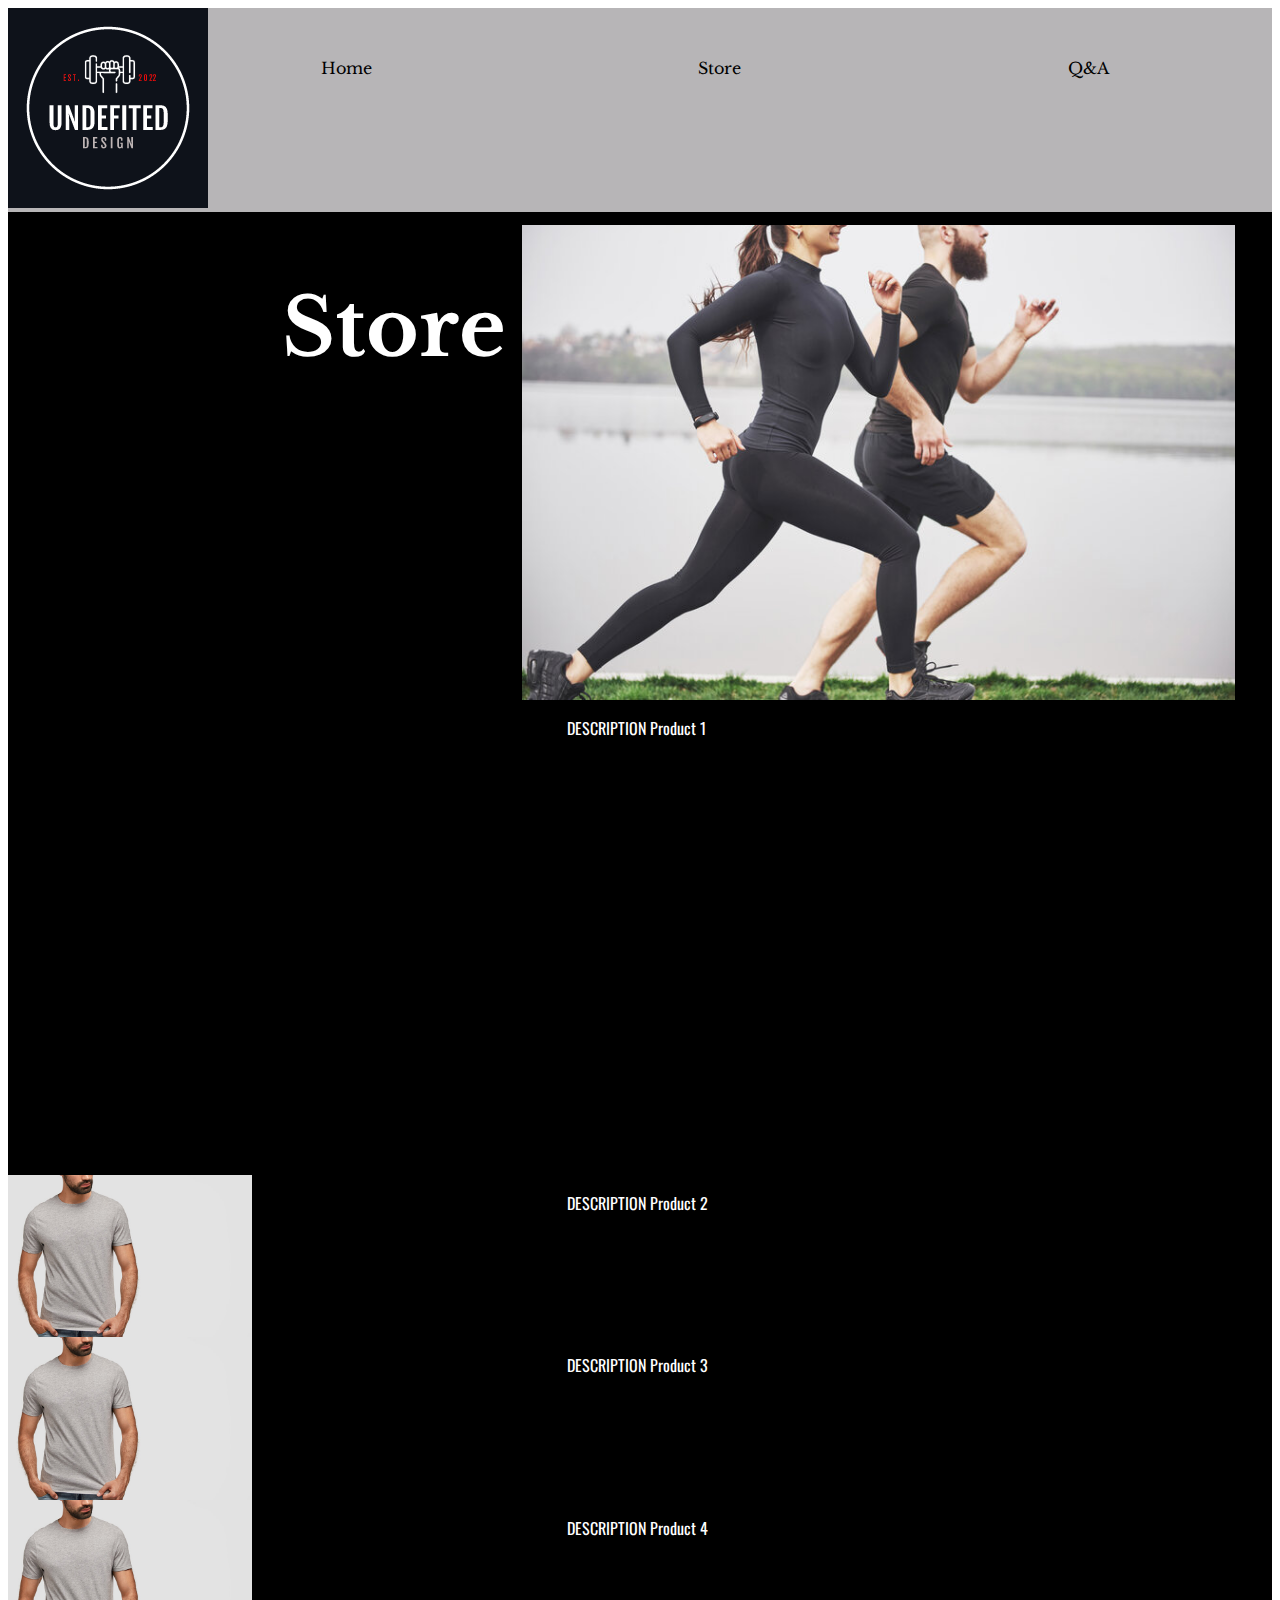
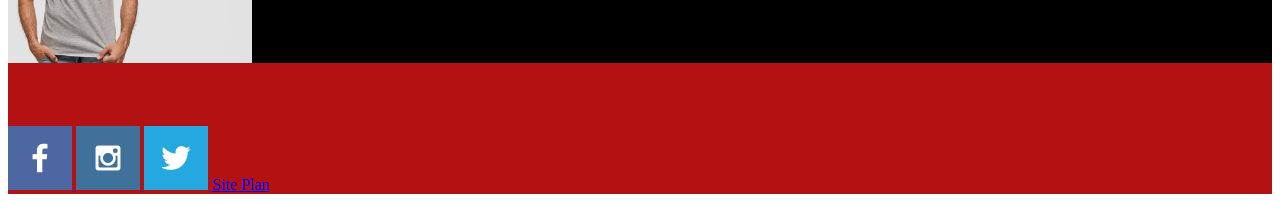
<file: undefited/store.html>
<!DOCTYPE html>
<html lang="en">
<head>
    <meta charset="UTF-8">
    <meta http-equiv="X-UA-Compatible" content="IE=edge">
    <meta name="viewport" content="width=device-width, initial-scale=1.0">
    <link rel="stylesheet" href="styles/style.css">
    <title>Store</title>
</head>
<body>
    <header>
        <a href="index.html">
            <img src="styles/logo.png" alt="Logo">
        </a>
        <nav>
            <a href="index.html">Home</a>
            <a href="store.html">Store</a>
            <a href="q&a.html">Q&A</a>
        </nav>
    </header>
    <main id="store">
        <h1 id="Title">Store</h1>
        <img src="images/rsz_couple_run.jpg" alt="product1">
        <p>DESCRIPTION Product 1</p>
        <img src="images/rsz_shirt.jpg" alt="product2">
        <p>DESCRIPTION Product 2</p>
        <img src="images/rsz_shirt.jpg" alt="product3">
        <p>DESCRIPTION Product 3</p>
        <img src="images/rsz_shirt.jpg" alt="product4">
        <p>DESCRIPTION Product 4</p>
    </main>
    
    <footer>
        <a href="">
            <img src="images/facebook.png" alt="facebook">
        </a>
        <a href="">
            <img src="images/instagram.png" alt="instagram">
        </a>
        <a href="">
            <img src="images/twitter.png" alt="twitter">
        </a>
        <a href="https://kevingonmed.github.io/wdd113/undefited/site-plan.html">Site Plan </a>
    </footer>
</body>
</file>
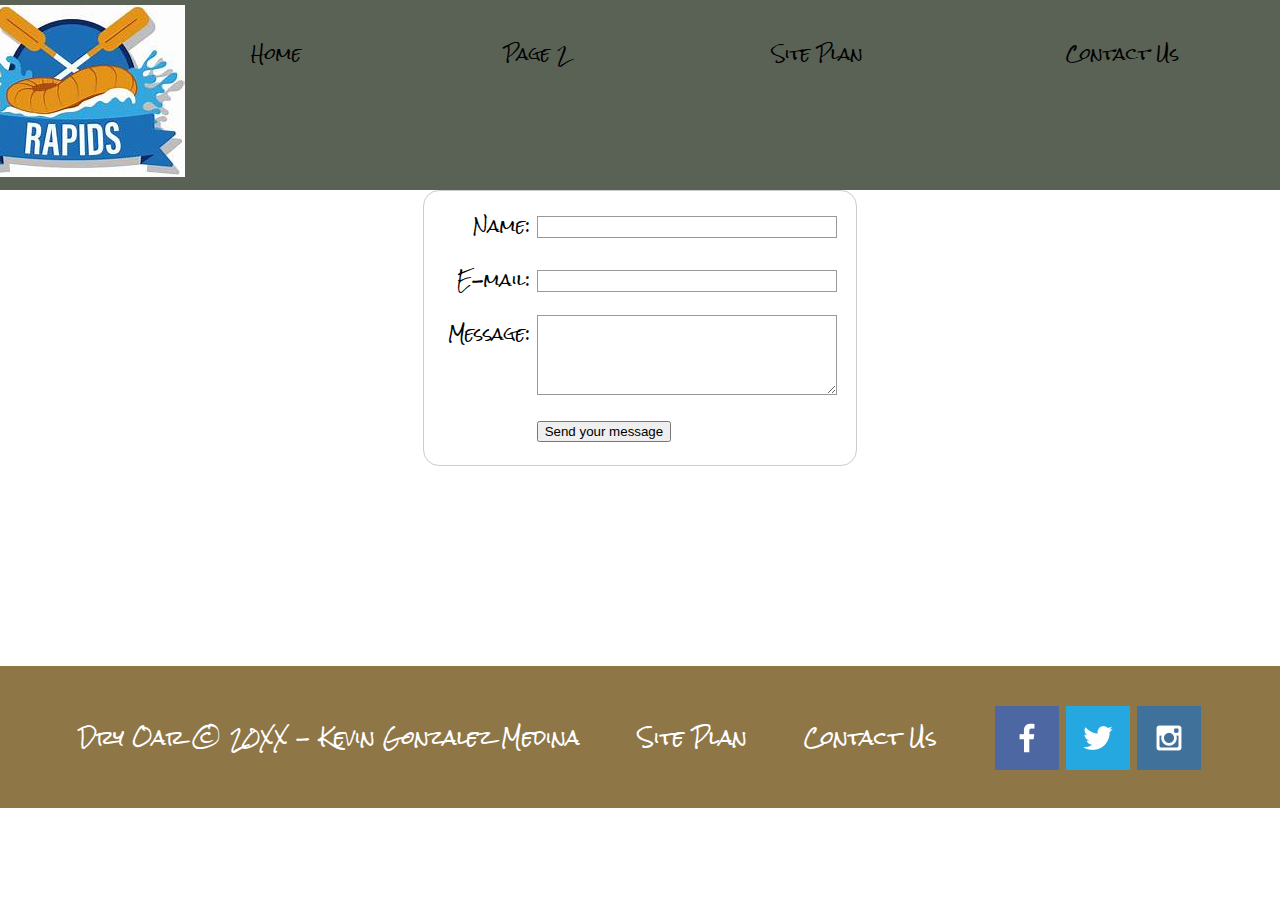
<file: WWR/contactus.html>
<!DOCTYPE html>
<html lang="en">
<head>
    <meta charset="UTF-8">
    <meta http-equiv="X-UA-Compatible" content="IE=edge">
    <meta name="viewport" content="width=device-width, initial-scale=1.0">
    <link rel="stylesheet" href="styles/style.css">
    <title>"Contact Us"</title>
</head>
<body>
    <div id="content">
        <header>
            <a id="logo_link" href="index.html">
                <img src="images/logo3.jpeg" alt="Dry Our Logo"> 
            </a>
            <nav>
                <a id="https://kevingonmed.github.io/wdd113/WWR/index.html">Home</a>
                <a href="https://kevingonmed.github.io/wdd113/WWR/page2.html">Page 2</a>
                <a href="https://kevingonmed.github.io/wdd113/WWR/site-plan-rafting.html">Site Plan</a>
                <a href="contactus.html">Contact Us</a>
            </nav>
        </header>
        <main>
            <div id="feedback"></div>
            <form action="">
                <ul>
                    <li>
                      <label for="name">Name:</label>
                      <input type="text" id="name" name="user_name" />
                    </li>
                    <li>
                      <label for="mail">E-mail:</label>
                      <input type="email" id="mail" name="user_email" />
                    </li>
                    <li>
                      <label for="msg">Message:</label>
                      <textarea id="msg" name="user_message"></textarea>
                    </li>
                    <li class="button">
                        <button type="submit">Send your message</button>
                    </li>
                </ul>
            </form>
        </main>
        <footer>
            <p>Dry Oar &copy; 20XX - Kevin Gonzalez Medina  </p>
            <p><a href="site-plan-rafting.html">Site Plan</a></p>
            <p><a href="contactus.html">Contact Us</a></p>
            <div class="social">
                <a href="https://facebook.com">
                    <img src="images/facebook.png" alt="fb icon">
                </a>
                <a href="https://twitter.com">
                    <img src="images/twitter.png" alt="twitter icon">
                </a>
                <a href="https://instagram.com">
                    <img src="images/instagram.png" alt="instagram icon">
                </a>
            </div>
        </footer>
    </div>
</body>
<script>
    // get the feedback div element so we can do something with it.
    const feedbackElement = document.getElementById('feedback');
    // get the form so we can read what was entered in it.
    const formElement = document.forms[0];
    // add a 'listener' to wait for a submission of our form. When that happens run the code below.
    formElement.addEventListener('submit', function(e) {
        // stop the form from doing the default action.
        e.preventDefault();
        // set the contents of our feedback element to a message letting the user know the form was submitted successfully. Notice that we pull the name that was entered in the form to personalize the message!
        feedbackElement.innerHTML = 'Hello '+ formElement.user_name.value +'! Thank you for your message. We will get back with you as soon as possible!';
        // make the feedback element visible.
        feedbackElement.style.display = "block";
        // add a class to move everything down so our message doesn't cover it.
        document.body.classList.toggle('moveDown');
    });
</script>
</file>
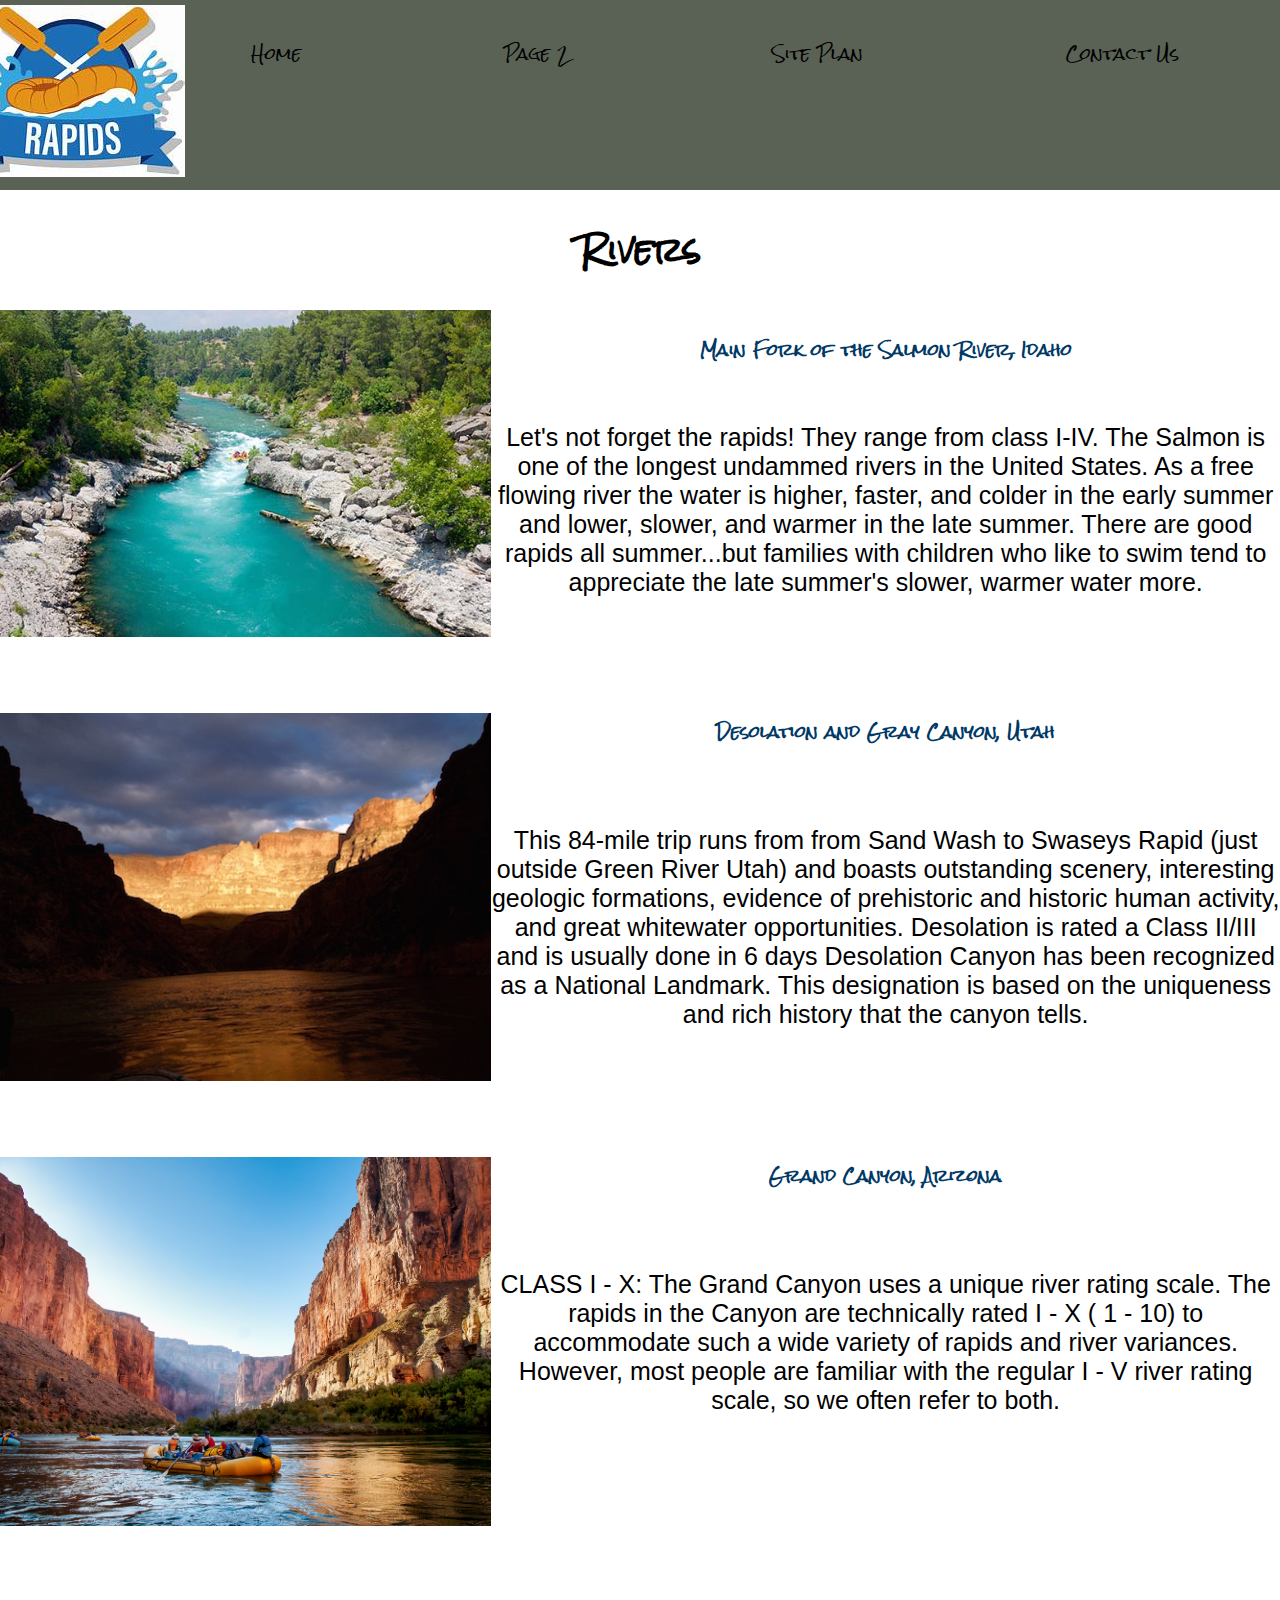
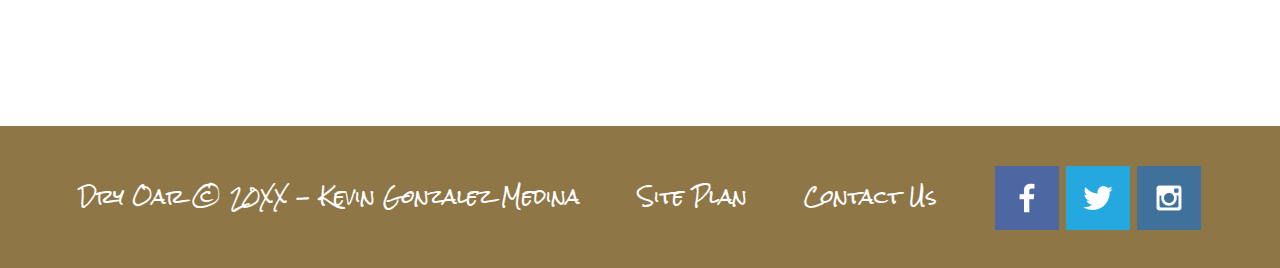
<file: WWR/page2.html>
<!DOCTYPE html>
<html lang="en">
<head>
    <meta charset="UTF-8">
    <meta http-equiv="X-UA-Compatible" content="IE=edge">
    <meta name="viewport" content="width=device-width, initial-scale=1.0">
    <link rel="stylesheet" href="styles/style.css">
    <title>Page 2</title>
</head>
<body>
    <header>
        <a id="logo_link" href="index.html">
            <img src="images/logo3.jpeg" alt="Dry Our Logo"> 
        </a>
        <nav>
            <a id="https://kevingonmed.github.io/wdd113/WWR/index.html">Home</a>
            <a href="https://kevingonmed.github.io/wdd113/WWR/page2.html">Page 2</a>
            <a href="https://kevingonmed.github.io/wdd113/WWR/site-plan-rafting.html">Site Plan</a>
            <a href="https://kevingonmed.github.io/wdd113/WWR/contactus.html">Contact Us</a>
        </nav>
    </header>
    <h1 class="title_page2">Rivers</h1>
    <div id="mid">
        <img id="idah_img" src="images/p2idahoriver.jpg" alt="idaho">
        <h4 class="idah_title">Main Fork of the Salmon River, Idaho </h4>
        <p class="idah_text">Let's not forget the rapids! They range from class I-IV. The Salmon is one of the longest undammed rivers in the United States. As a free flowing river the water is higher, faster, and colder in the early summer and lower, slower, and warmer in the late summer. There are good rapids all summer...but families with children who like to swim tend to appreciate the late summer's slower, warmer water more.</p>
        <img id="uta_img" src="images/p2riv Utah.jpg" alt="utah">
        <h4 class="uta_title">Desolation and Gray Canyon, Utah</h4>
        <p class="uta_text">This 84-mile trip runs from from Sand Wash to Swaseys Rapid (just outside Green River Utah) and boasts outstanding scenery, interesting geologic formations, evidence of prehistoric and historic human activity, and great whitewater opportunities.

            Desolation is rated a Class II/III and is usually done in 6 days
            
            Desolation Canyon has been recognized as a National Landmark.  This designation is based on the uniqueness and rich history that the canyon tells.</p>
        <img id="ari_img" src="images/p2 ari.jpg" alt="Arizona">
        <h4 class="ari_title">Grand Canyon, Arizona</h4>
        <p class="ari_text">CLASS I - X: The Grand Canyon uses a unique river rating scale. The rapids in the Canyon are technically rated I - X ( 1 - 10) to accommodate such a wide variety of rapids and river variances. However, most people are familiar with the regular I - V river rating scale, so we often refer to both.</p>
    </div>
    <footer>
        <p>Dry Oar &copy; 20XX - Kevin Gonzalez Medina  </p>
        <p><a href="site-plan-rafting.html">Site Plan</a></p>
        <p><a href="contactus.html">Contact Us</a></p>
        <div class="social">
            <a href="https://facebook.com">
                <img src="images/facebook.png" alt="fb icon">
            </a>
            <a href="https://twitter.com">
                <img src="images/twitter.png" alt="twitter icon">
            </a>
            <a href="https://instagram.com">
                <img src="images/instagram.png" alt="instagram icon">
            </a>
        </div>
    </footer>
    
</body>
</html>
</file>
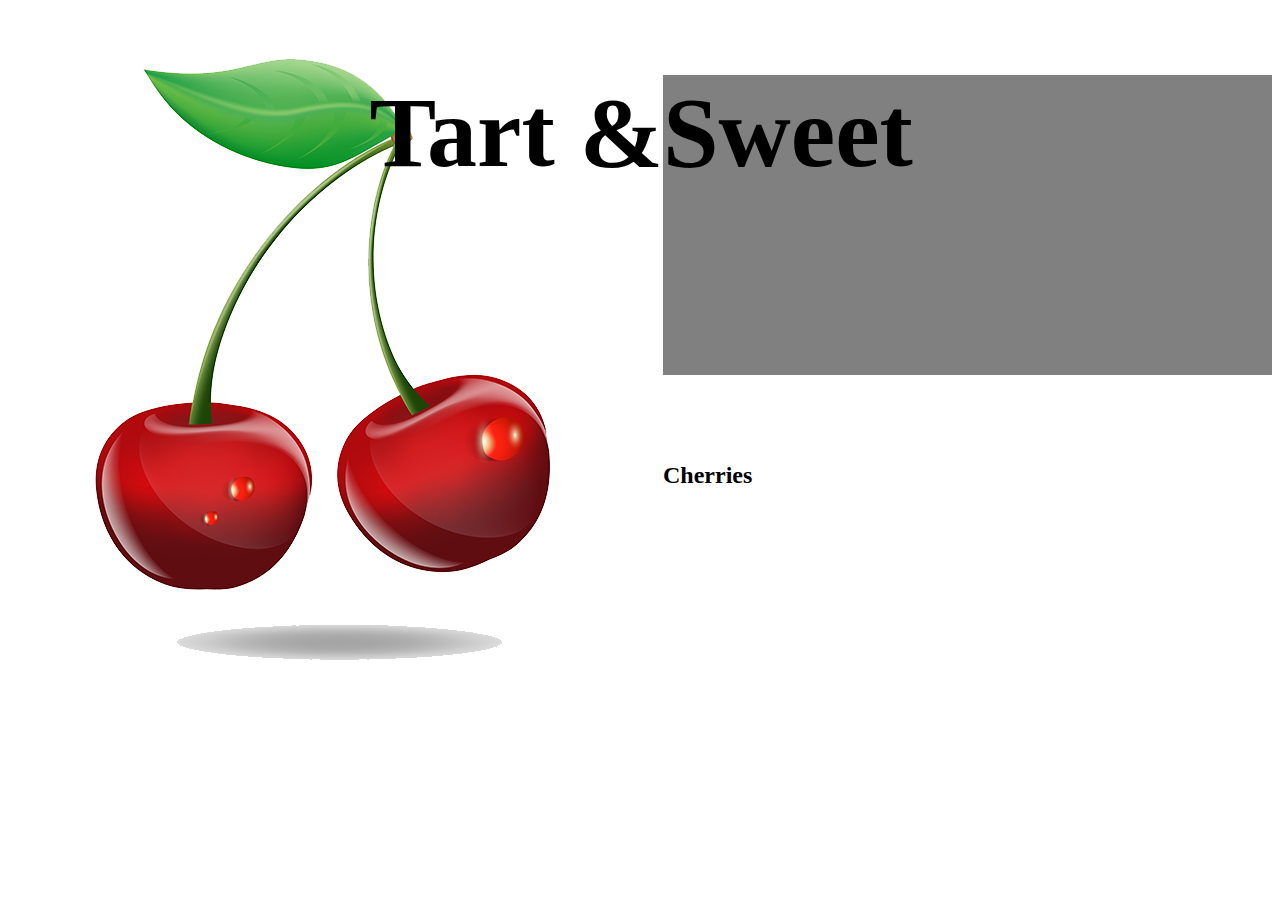
<file: PRACTICE_PAGE/PPROG/Cherry_practice.html>
<!DOCTYPE html>
<html lang="en">
<head>
    <meta charset="UTF-8">
    <meta http-equiv="X-UA-Compatible" content="IE=edge">
    <meta name="viewport" content="width=device-width, initial-scale=1.0">
    <link rel="stylesheet" href="style/cherries.css">
    <title>Cherry</title>
</head>
<body>
    <div>
        <img class="cherry" src="images_practice/w06_cherries.png">
        <h1 class="Tart">Tart &</h1>
        <h1 class="sweet">Sweet</h1>
        <h2 class="text_cherry">Cherries</h2>
    </div>



    
</body>
</html>
</file>
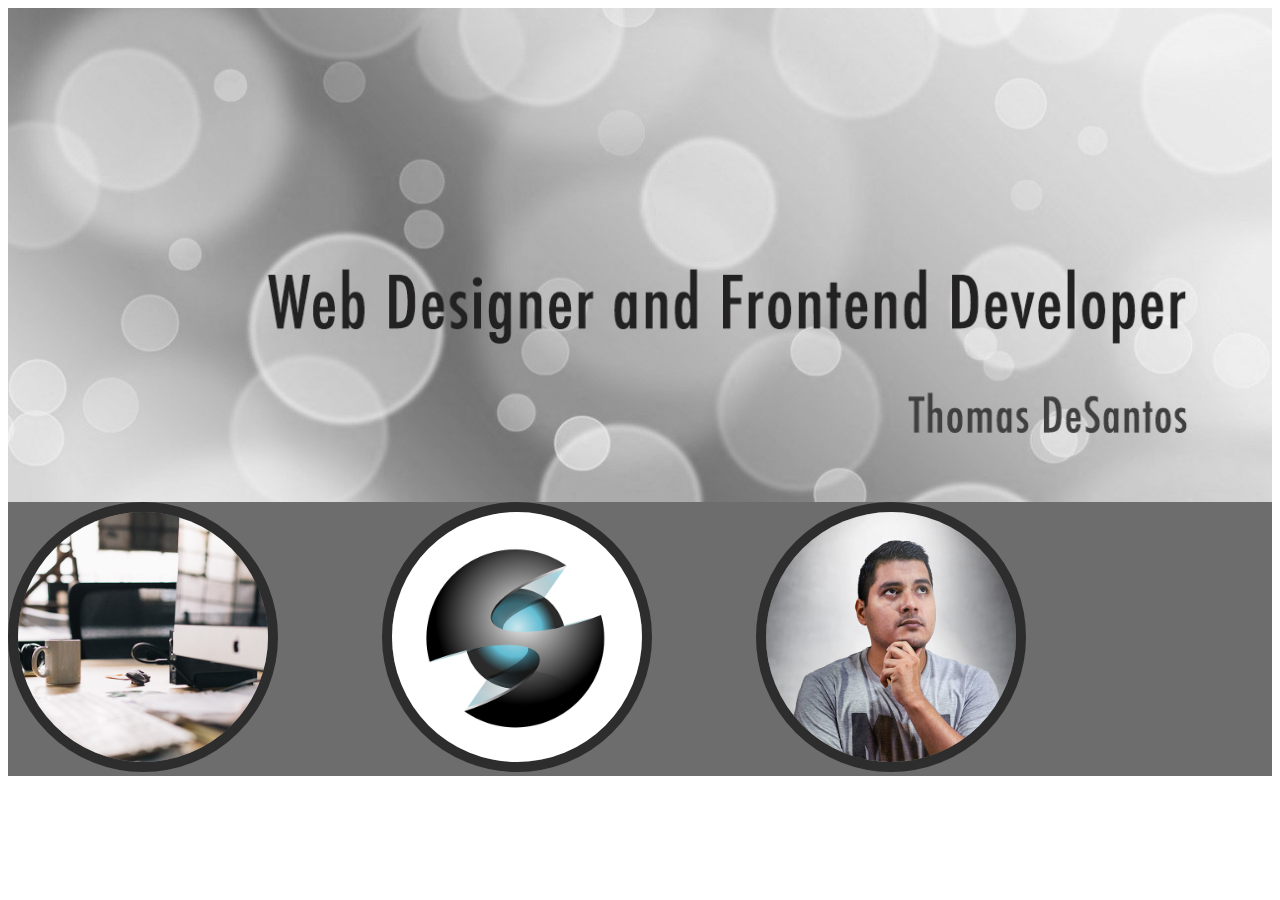
<file: PRACTICE_PAGE/PPROG/Personal_page.html>
<!DOCTYPE html>
<html lang="en">
<head>
    <title>Personal Page</title>
    <link rel="stylesheet" href="style/personal_card.css">
</head>
<body>
    <main>
        <img src="images_practice/w05_circles.jpg">
    </main>
    <footer style="align-items: center;">
        <img src="images_practice/w05_ice_image_desk.jpg" alt="desk">
        <img src="images_practice/w05_ice_image_graphic.png" alt="logo">
        <img src="images_practice/w05_ice_image_person.jpg" alt="person">
    </footer>
    
</body>
</html>
</file>
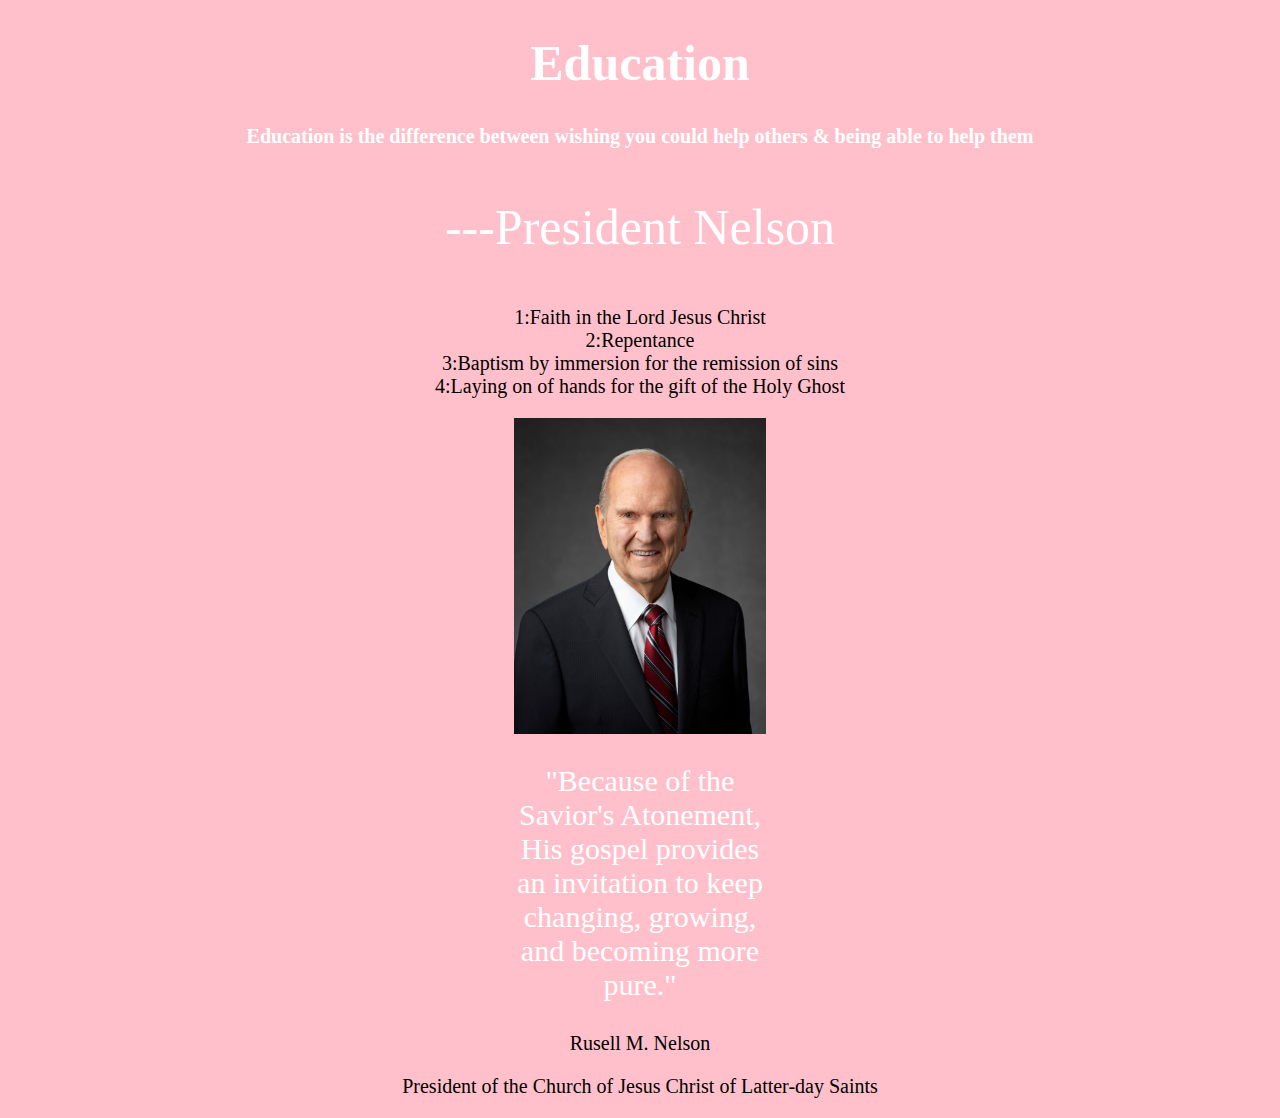
<file: PRACTICE_PAGE/PPROG/Practice1.html>
<!DOCTYPE html>
<html lang="en">
<head>
    <title>BYUI</title>
    <link rel="stylesheet" href="style/style_practice1.css">
</head>
<body>
    <header>
        <h1> Education </h1>
    </header>
    <main>
        <h2>Education is the difference between wishing you could help others & being able to help them</h2>
        <p class="name_Prophet">---President Nelson</p>
        <div id="text">
            <p>1:Faith in the Lord Jesus Christ<br>2:Repentance<br>3:Baptism by immersion for the remission of sins<br>4:Laying on of hands for the gift of the Holy Ghost</p>
        </div>
        <img src="images_practice/russell_nelson_official_portrait_2018.jpeg" alt="RMN image">
        <p class="quote_r">"Because of the<br> Savior's Atonement,<br> His gospel provides<br> an invitation to keep<br> changing, growing,<br> and becoming more<br> pure."</p>
    </main>
    <footer>
        <p>Rusell M. Nelson</p>
        <p>President of the Church of Jesus Christ of Latter-day Saints</p>
    </footer>
    
</body>
</html>
</file>
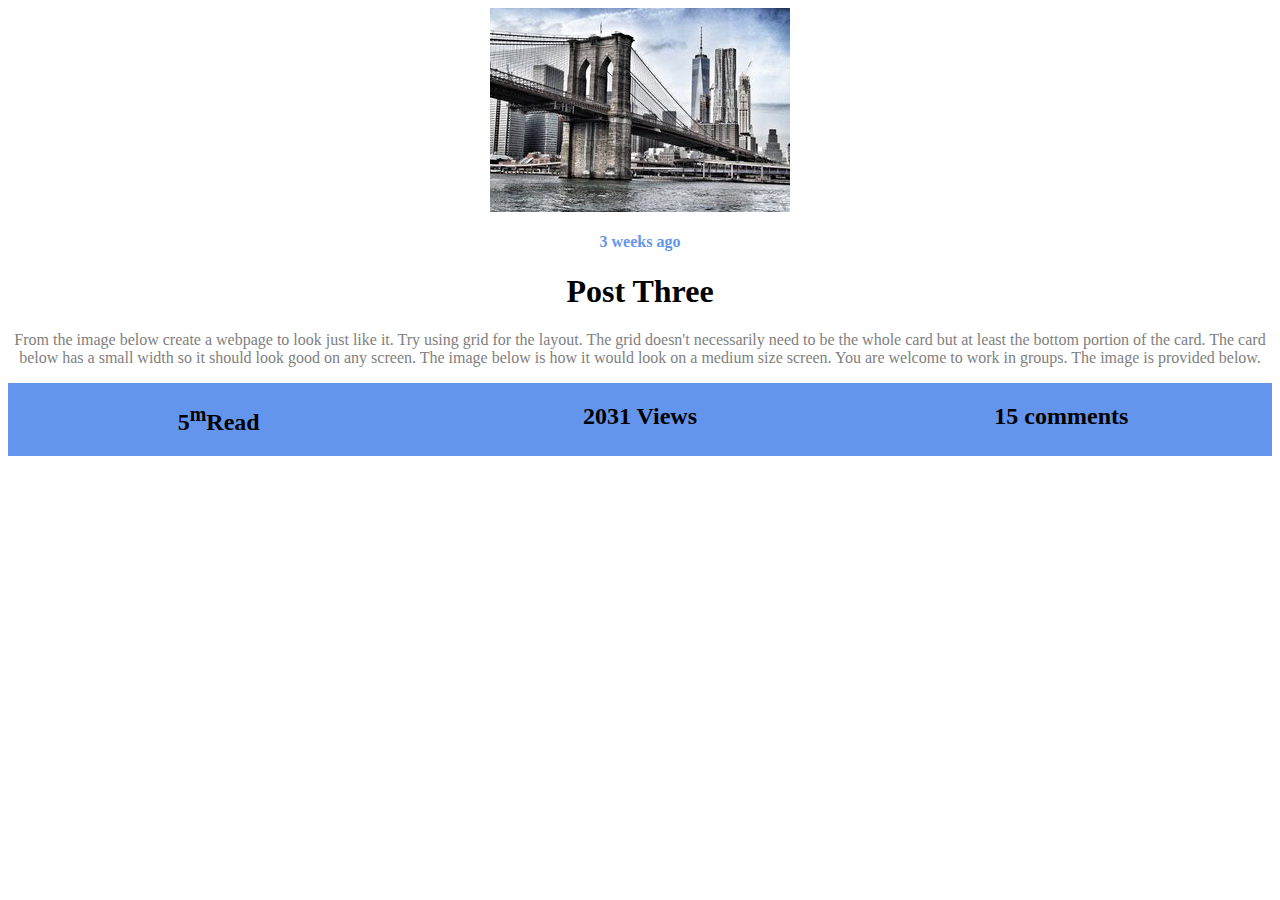
<file: PRACTICE_PAGE/PPROG/w9grid_practice.html>
<!DOCTYPE html>
<html lang="en">
<head>
    <meta charset="UTF-8">
    <meta http-equiv="X-UA-Compatible" content="IE=edge">
    <meta name="viewport" content="width=device-width, initial-scale=1.0">
    <link rel="stylesheet" href="style/w9_practice.css">
    <title>W09</title>
</head>
<body>
    <div class="image">
        <img src="images_practice/w09_ice_img.jpg" alt="city">
    </div>
    <div class="mid_text">
        <h4>3 weeks ago </h4>
        <h1>Post Three</h1>
        <p>
            From the image below create a webpage to look just like it. Try using grid for the layout. The grid doesn't necessarily need to be the whole card but at least the bottom portion of the card. The card below has a small width so it should look good on any screen. The image below is how it would look on a medium size screen. You are welcome to work in groups. The image is provided below.
        </p>
    </div>
    <footer>
        <h2>5<sup>m</sup><lb>Read</lb></h2>
        <h2>2031 Views</h2>
        <h2>15 comments</h2>
    </footer>

</body>
</html>
</file>
<file: WWR/styles/style.css>
@import url('https://fonts.googleapis.com/css2?family=Raleway&family=Rock+Salt&display=swap');
body{
    font-family: "Rock Salt", Helvetica, sans-serif;
    margin: 0;
    padding: 0;
}
#content{
    margin: 0 auto;
}
#logo_link{
    padding-top: 5px;
    justify-self: center;
    align-self: center;
}
.home-title{
    font-size: 2em;
    margin-top: 10px;
}
nav a{
    text-align: center;
    color: black;
    text-decoration: none;
    padding: 35px;
}
#hero{
    display: grid;
    grid-template-columns: 1fr 3fr 1fr;
    margin-top: -100px;
}
#hero-box{
    grid-column: 1/4;
    grid-row: 1/3;
    z-index: -1;
}
#hero-msg{
    grid-column: 2/3;
    grid-row: 1/2;
    margin-top: 100px;
}
#hero-msg h1{
    text-align: center;
    color: gray;
}
#hero-msg h4{
    text-align: center;
    color: white;
}
.button-box{
    text-align: center;
}
main section{
    text-align: center;
}
#background{
    height: 725px;
}
body{
    background-color:white;
}
header{
    background-color: rgba(20,30,13,.7);
    display: grid;
    grid-template-columns: 150px auto;
}
nav {
    display: flex;
    justify-content: space-around;
}
nav a:hover{
    background-color: #8E7647;
    color: white;
}
h2{
    margin: 0;
    color: #003866;
}
.book{
    text-align: center;
    background-color: rgba(20,30,13,.7) ;
    color: white;
    text-decoration: none;
    font-size: 18px;
    padding: 15px 30px;
    margin-top: 50px;
    border-radius: 5px;
}
.join{
    background-color: rgba(20,30,13,.7);
    color: white;
    text-decoration: none;
    font-size: 18px;
    padding: 15px 30px;
    margin-top: 50px;
    border-radius: 5px;
}
.book:hover{
    background-color:#8E7647;
    color: black;
}
.join:hover{
    background-color: #8E7647;
    color: white;
}
#bacground{
    background-color: whitesmoke;
    grid-column: 1/11;
    grid-row: 4/9;
}
.msg{
    background-color: white;
    /*background-color: rgba(20,30,13,.7);*/
    line-height: 1.5em;
    padding: 35px;
}
footer{
    background-color: #8E7647;
    color: white;
    padding: 25px 50px;
    margin-top: 200px;
    display: flex;
    justify-content: space-around;
    align-items: center;
}
footer a{
    color: white;
    text-decoration: none;
}
footer a:hover{
    color: rgba(20,30,13,.7);
}
.home-title{
    color: azure;
}
h4{
    color: #003866;
}
.msg h2{
    color: gray;
}
.msg p{
    color: black;
    font-size: .8em;
    padding-bottom: 15px;
    font-family: cursive;    
}
.logo{
    width: 80px;
}
.icon{
    width: 80px;
}
#hero-image{
    width: 100%;

}
footer p{
    font-size: 1.2em;
}
footer p a:hover{
    text-decoration: underline;
}
footer .social img{
    padding-top: 15px;
}
.rivers-card, .camping-card, .rapids-card{
    margin: 200px 0;

}
.card-img{
    border: 10px solid #8E7647;
}
main section img{
    box-sizing: border-box;
}
.home-grid{
    display: grid;
    grid-template-columns:1fr 1fr 1fr 1fr 1fr 1fr 1fr 1fr 1fr 1fr ;
}
.card-img, .mountains {
    width: 100%;
}
.rivers-card{
    grid-column: 2/4;
    grid-row: 2/3;
}
.camping-card{
    grid-column: 5/7;
    grid-row: 2/3;
}
.rapids-card{
    grid-column: 8/10;
    grid-row: 2/3;
}
.mountains{
    grid-column: 2/7;
    grid-row: 5/8;
    box-shadow: 5px 5px 10px #6f7364;
}
.msg{
    grid-column: 6/10;
    grid-row: 6/7;
    box-shadow: 5px 5px 10px #6f7364;
}
.card-img{
    border: 10px solid #d9c2a3;
    transition: transform .5s;
    box-shadow: 5px 5px 10px #6f7364;
}
.card-img:hover{
    opacity: .6;
    transform: scale(1.1);
}
@media screen and (max-width: 900px) {
    #hero, .home-grid {
        display: block;
        height: auto;
    }
    nav, footer {
        flex-direction: column;
    }
    nav a {
        display: block;
        padding: 15px;
    }
    #hero {
        margin-top: 0;
    }
    #hero-msg {
        margin-top: 0;
    }
    #hero-msg h4 {
        display: none;
    }
    .home-title {
        font-size: 25px;
        color: #6f7364;
    }
    .rivers-card, .camping-card, .rapids-card { 
        margin: 50px auto;
        width: 60%;
    }
    #background {
        display: none;
    }
    .mountains, .msg {
        width: 80%;
        display: block;
        margin: 0 auto;
    }
    footer {
        margin-top: 25px;
    }
}
.title_page2{
    text-align: center;
}
#mid{
    display: grid;
    grid-template-columns: 1fr 1fr 1fr;
}
#idah_img{
    width: 13cm;
    grid-row: 1;
    grid-column: 1;
}
.idah_title{
    grid-row: 1;
    grid-column: 2/4;
    text-align: center;
}
.idah_text{
    grid-row: 1;
    grid-column: 2/4;
    text-align: center;
    margin-top: 3cm;
    font-family: 'Gill Sans', 'Gill Sans MT', Calibri, 'Trebuchet MS', sans-serif;
    font-size: 25px;
}
#uta_img{
    width: 13cm;
    margin-top: 2cm;
    grid-row: 2;
    grid-column: 1;
}
.uta_title{
    grid-row: 2;
    grid-column: 2/4;
    margin-top: 2cm;
    text-align: center;
}
.uta_text{
    grid-row: 2;
    grid-column: 2/4;
    margin-top: 5cm;
    text-align: center;
    font-family: 'Gill Sans', 'Gill Sans MT', Calibri, 'Trebuchet MS', sans-serif;
    font-size: 25px;
}
#ari_img{
    width: 13cm;
    margin-top: 2cm;
    grid-row: 3;
    grid-column: 1;
}
.ari_title{
    grid-row: 3;
    grid-column: 2/4;
    margin-top: 2cm;
    text-align: center;
}
.ari_text{
    grid-row: 3;
    grid-column: 2/4;
    text-align: center;
    margin-top: 5cm;
    font-family: 'Gill Sans', 'Gill Sans MT', Calibri, 'Trebuchet MS', sans-serif;
    font-size: 25px;
}

form {
    /* Center the form on the page */
    margin: 0 auto;
    width: 400px;
    /* Form outline */
    padding: 1em;
    border: 1px solid #ccc;
    border-radius: 1em;
  }
  
  ul {
    list-style: none;
    padding: 0;
    margin: 0;
  }
  
  form li + li {
    margin-top: 1em;
  }
  
  label {
    /* Uniform size & alignment */
    display: inline-block;
    width: 90px;
    text-align: right;
  }
  
  input,
  textarea {
    /* To make sure that all text fields have the same font settings
       By default, textareas have a monospace font */
    font: 1em sans-serif;
  
    /* Uniform text field size */
    width: 300px;
    box-sizing: border-box;
  
    /* Match form field borders */
    border: 1px solid #999;
  }
  
  input:focus,
  textarea:focus {
    /* Additional highlight for focused elements */
    border-color: #000;
  }
  
  textarea {
    /* Align multiline text fields with their labels */
    vertical-align: top;
  
    /* Provide space to type some text */
    height: 5em;
  }
  
  .button {
    /* Align buttons with the text fields */
    padding-left: 90px; /* same size as the label elements */
  }
  
  button {
    /* This extra margin represent roughly the same space as the space
       between the labels and their text fields */
    margin-left: 0.5em;
  }
  #feedback {
    background-color: antiquewhite;
    position: absolute;
    top: 0;
    left: 0;
    right: 0;
    padding: .5em;
    /* make this element invisible until we are ready for it */
    display: none;      
}
.moveDown {
    margin-top: 3em;
}
</file>
<file: jscript/finalp.css>
* {
    padding: 0;
    margin: 0;
    box-sizing: border-box;
    font-family: "Poppins", sans-serif;
  }
  body {
    background-color: #26798e;
  }
  .wrapper {
    width: 400px;
    position: absolute;
    transform: translate(-50%, -50%);
    top: 50%;
    left: 50%;
  }
  .container {
    width: 100%;
    background-color: #26798e;
    padding: 50px 40px;
    box-shadow: 0 20px 65px rgba(87, 11, 16, 0.5);
    position: relative;
    border-radius: 8px;
    text-align: center;
  }
  .container:after {
    content: "";
    position: absolute;
    width: 80%;
    height: 120%;
    background-color: #DEFCF9;
    z-index: -1;
    top: -10%;
    left: 10%;
  }
  .container p {
    color: #DEFCF9;
    line-height: 2;
    font-size: 18px;
  }
  .container h3 {
    color: #ffffff;
    margin: 20px 0 60px 0;
    font-weight: 600;
    text-transform: capitalize;
  }
  .container button {
    background-color: #dedede;
    border: none;
    padding: 15px 45px;
    border-radius: 5px;
    font-size: 18px;
    font-weight: 600;
    color: black;
    cursor: pointer;
  }
.container button:hover{
    background-color: #567189;
    color: #ffffff;
}
</file>
<file: Position/positionstyles.css>
/* CSS - Name: "positionstyles.css" */
/* Activity 1 styles */
.content1 {
    /* This is the parent of the activity 1 boxes. */
    display: grid;
    grid-template-columns: 1fr 1fr;
    justify-items: center;
    grid-gap: 20px;
}
.red1 { 
width: 100%; 
height: 100px; 
grid-column: 1/3;
background-color: red; 
} 
.green1 {
width: 200px; 
height: 200px; 
background-color: green; 
} 
.yellow1 {
width: 200px; 
height: 200px; 
background-color: gold; 
} 
.blue1 {
width: 100%; 
height: 100px;
grid-column: 1/3; 
background-color: blue; 
} 
 /* Activity 2 styles */ 
.content2 {
    /* This is the parent of the activity 2 boxes. */
    
}
.red2 {
width: 100px; 
height: 100px; 
background-color: red; 
} 
.green2 { 
width: 100px; 
height: 100px;
margin-top: -50px;
margin-left: 50px;
background-color: green; 
 } 
.yellow2 {
width: 100px; 
height: 100px;
margin-top: -50px;
margin-left: 100px;
background-color: gold; 
} 
.blue2 {
width: 100px; 
height: 100px; 
margin-top: -50px;
margin-left: 150px;
background-color: blue; 
} 
 /* Activity 3 styles */ 
.content3 {
    /* This is the parent of the activity 3 boxes. */
    display: grid;
    grid-template-columns: 2fr 1fr 2fr;
}
.red3 {
width: 100%; 
height: 100px;
grid-column: 1/4; 
background-color: red; 
 } 
.green3 {
width: 100%; 
height: 100px; 
background-color: green;
grid-column: 1;
} 
.yellow3 {
width: 100%; 
height: 100px; 
grid-column: 3;
background-color: gold; 
 } 
.blue3 {
width: 100%;
height: 100px;
grid-column: 1/4; 
background-color: blue; 
 } 
 /* Activity 4 styles */ 
.content4 {
    /* This is the parent of the activity 4 boxes. */
    display: grid;
    grid-template-columns:  1fr 1fr;
    grid-row: 1fr 1fr 1fr;
    height: 400px;
}
.red4 {
width: 100%; 
height: 100%;
grid-column: 1;
grid-row: 1/4; 
background-color: red; 
 } 
.green4 {
width: 100%; 
height: 100%;
grid-column: 2;
grid-row: 1; 
background-color: green; 
} 
.yellow4 {
width: 100%; 
height: 100%;
grid-column: 2;
grid-row: 2;  
background-color: gold; 
 } 
.blue4 {
width: 100%; 
height: 100%;
grid-column: 2;
grid-row: 3; 
background-color: blue; 
 } 
 /* Activity 5 styles */ 
 .content5 {
    /* This is the parent of the activity 5 boxes.
    display: grid;
    grid-template-columns: 1fr 1fr 1fr;
    grid-row: 1fr 1fr 2fr;*/
    float: left;
     height: 400px;
}
.red5 { 
width: 100%; 
height: 100px;
grid-column: 1/4;
grid-row: 1; 
background-color: red; 
 } 
.green5 { 
width: 100px; 
height: 100px;
grid-row: 2; 
float: left;
background-color: green; 
 } 
.yellow5 {
width: 100%;
height: 200px;
grid-column: 1/4;
grid-row: 2;
background-color: gold; 

} 
.blue5 {
width: 100%; 
height: 100px;
grid-column: 1/4;
grid-row: 3; 
background-color: blue; 
 } 
 /* Activity 6 styles */ 
 .content6 {
    /* This is the parent of the activity 6 boxes. */
    display:grid;
    height: 600px;
    width: 600px;
    grid-template-columns: repeat(5,1fr);
}
.red6 {
width: 100%; 
height: 100%;
grid-column: 1/4;
grid-row: 1/3;
z-index: -2; 
background-color: red; 
} 
.green6 {
width: 100%; 
height: 100%;
grid-column: 1/3;
grid-row: 4/6; 
background-color: green; 

 } 
.yellow6 {
width: 100%; 
height: 100%;
grid-column: 4/6;
grid-row: 3/6; 
background-color: gold; 
} 
.blue6 {
width: 100%; 
height: 100%;
grid-column: 2/5;
grid-row: 2/5; 
background-color: blue; 
z-index: -1;
} 


/* Do not make any changes below here */
 .activity {
width: 70%; 
margin: 20px auto; 
font-family: Arial, sans-serif; 
border: 1px solid black; 
padding: 10px; 
clear:both; 
overflow: auto;
} 

.hint {
border: 1px solid grey;
background: #e0e0e0;
padding: .5em;
position: relative;
margin: 1em 0;
}
.hint h3 {
margin: 0;
}
.hint:hover {
background: #d0d0d0;
}
.hint > div {
display: none;
}

.hint input[type=checkbox] {
position: absolute;
width: 100%;
height: 100%;
opacity: 0;
z-index: 1;
cursor: pointer;
}

.hint input[type=checkbox]:checked ~ div {
display: block;
}

.hint i {
position: absolute;
transform: translate(-6px, 0);
margin-top: 16px;
right: 10px;
top: -3px;
}
.hint i:before, .hint i:after {
content: "";
position: absolute;
background-color: black;
width: 3px;
height: 9px;
}
.hint i:before {
transform: translate(2px, 0) rotate(45deg);
}
.hint i:after {
transform: translate(-2px, 0) rotate(-45deg);
}

.hint input[type=checkbox]:checked ~ i:before {
transform: translate(-2px, 0) rotate(45deg);
}
.hint input[type=checkbox]:checked ~ i:after {
transform: translate(2px, 0) rotate(-45deg);
}
.hint a {
position: relative;
z-index: 1;
}
</file>
<file: undefited/styles/style.css>
@import url('https://fonts.googleapis.com/css2?family=Libre+Baskerville:ital,wght@0,700;1,400&family=Oswald:wght@500&display=swap');
body{
    background-color: white
}
nav a{
    text-align: center;
    color: black;
    text-decoration: none;
    padding: 50px;
    font-family: "Libre Baskerville";;
    /**margin-top: -10%;
    margin-left: 50px;**/
    
}
nav {
    display: flex;
    justify-content: space-around;
}
header{
    background-color: #B7B5B7;
    display: grid;
    grid-template-columns: 150px auto;
}
nav a:hover{
    background-color: #B31112;
    color: white;
}
#logo{
    padding-top: 5px;
    justify-self: center;
    align-self: center;

}
#promo_img{
    display: grid;
    /**grid-template-columns: 1fr 3fr 1fr;**/
    margin-top: -10px;
    grid-column: 1/4;
    margin-left: 25%;
}
/* The Modal (background) */
.modal {
    display: none; /* Hidden by default */
    position: fixed; /* Stay in place */
    text-align: center;
    z-index: 1; /* Sit on top */
    left: 0;
    top: 0;
    width: 100%; /* Full width */
    height: 100%; /* Full height */
    overflow: auto; /* Enable scroll if needed */
    background-color: rgb(0,0,0); /* Fallback color */
    background-color: rgba(0,0,0,0.4); /* Black w/ opacity */
    padding-top: 60px;
  }
  
  /* Modal Content/Box */
  .modal-content {
    background-color: #fefefe;
    margin: 5px auto; /* 15% from the top and centered */
    border: 1px solid #888;
    width: 80%; /* Could be more or less, depending on screen size */
  }
  
  /* The Close Button */
  .close {
    /* Position it in the top right corner outside of the modal */
    position: absolute;
    right: 25px;
    top: 0;
    color: #000;
    font-size: 35px;
    font-weight: bold;
  }
  
  /* Close button on hover */
  .close:hover,
  .close:focus {
    color: red;
    cursor: pointer;
  }
  
  /* Add Zoom Animation */
  .animate {
    -webkit-animation: animatezoom 0.6s;
    animation: animatezoom 0.6s
  }
  
  @-webkit-keyframes animatezoom {
    from {-webkit-transform: scale(0)}
    to {-webkit-transform: scale(1)}
  }
  
  @keyframes animatezoom {
    from {transform: scale(0)}
    to {transform: scale(1)}
  }
main{
    padding-top: 1%;
    background-color: black;
    font-family: "Libre Baskerville";;
}
main p{
    grid-column: 2/4;
    color: white;
    font-family: Oswald, Helvetica, sans-serif;;
}
main h1{
    grid-column: 2;
    color: white;
    font-family: "Libre Baskerville";
    font-size: 80px;
    text-align: center;
}

#store{
    display: grid;
    grid-template-columns: 1fr 1fr ;
    grid-template-rows: 1fr 1fr;
    height: 1fr;
}

#store img{
width: 95%
}

#store img:hover{
filter: blur(0.5px);
width: 95.1%;
}

#store p{
    margin-left: 30%;
}

.store_one img{
    margin-left: 2%;
}

footer{
    background-color: #B31112;
    padding-top: 5%;
}
</file>
<file: undefited/styles/site-plan.css>
/* if you are using any Google fonts change the font names below to your fonts. 
Any spaces in your font name should be replaced with a +. 
Fonts are separated by a | */
@import url('https://fonts.googleapis.com/css2?family=Libre+Baskerville:ital,wght@0,700;1,400&family=Oswald:wght@500&display=swap');


:root {
  /* change the values below to your colors from your palette */
  --primary-color: #12161E   ;
  --secondary-color: #FEFEFE ;
  --accent1-color: #B31112;
  --accent2-color: #B7B5B7;

  /* change the values below to your chosen font(s) */
  --heading-font: "Libre Baskerville";
  --paragraph-font: Oswald, Helvetica, sans-serif;

  /* these colors below should be chosen from among your palette colors above */
  --headline-color-on-white: #396E94;  /* headlines on a white background */ 
  --headline-color-on-color: white; /* headlines on a colored background */ 
  --paragraph-color-on-white: #396E94; /* paragraph text on a white background */ 
  --paragraph-color-on-color: white; /* paragraph text on a colored background */ 
  --paragraph-background-color: #396E94  ;
  --nav-link-color: #396E94;
  --nav-background-color: #D4AC0D;
  --nav-hover-link-color: white;
  --nav-hover-background-color: #396E94;
}


/*  Look around below...but DON'T CHANGE ANYTHING! */

body {
  max-width: 1200px;
  margin: 0 auto;
  padding: 4em;
  font-size: 18px;
  text-align: center;
}
img {
  display: block;
  margin: 0 auto;
}
h1, h2, h3, h4, h5, h6 {
  font-family: var(--heading-font);
  color: var(--headline-color-on-white);
}
h2 {
  text-align: center;
}
hr {
  height: 3px;
  margin: 35px 0;
  background: var(--accent1-color);
}
header {
  padding: 1em;
  text-align: center;
  color: var(--paragraph-color-on-color);
  background-color: var(--paragraph-background-color);
}
header > h1, header > h2 {
  color: var(--headline-color-on-color);
}

p {
  font-family: var(--paragraph-font);
  color: var(--paragraph-color);
  padding: 1em;
}
.colors {
  width: 100%;
  min-width: 350px;
  margin: 30px auto;
  text-align: center;
}
.colors th {
  background-color: #999;
}
.colors td{
  width: 25%;
  height: 3em;
}

.primary {
  background-color: var(--primary-color);
  color: white;
}
.secondary {
  background-color: var(--secondary-color);
}
.accent1 {
  background-color: var(--accent1-color);
}
.accent2{
  background-color: var(--accent2-color);
  color: white;
}

p.colored {
  background-color: var(--paragraph-background-color);
  color: var(--paragraph-color-on-color);
}

nav {
  background-color: var(--nav-background-color);
  line-height: 3em;
  text-align: center;
  font-size: 1.2em;
}
nav  {
  list-style-type: none;
  display: flex;

}
nav a {
  padding:1em;
  min-width: 120px;
  text-decoration: none;
  padding: 10px;

}
nav a:link, nav a:visited {
  color: var(--nav-link-color);
}
nav a:hover {
  color: var(--nav-hover-link-color);
  background-color: var(--nav-hover-background-color);
}

.sitemap {
  display: grid;
  justify-content: center;

  grid-template-columns: repeat(6, 15%);
  grid-template-rows: 3em 1.5em 1.5em 3em;
  grid-template-areas: ". . home home . ."
    ". . . top . ."
    ". left left right right ."
    "page2 page2 . . page3 page3";
}
.sitemap > div {

  text-align: center;

}
.sm-home {
  grid-area: home;
  background-color: #ccc;
  line-height: 3em;
}
.sm-page2 {
  grid-area: page2;
  background-color: #ccc;
  line-height: 3em;
}
.sm-page3 {
  grid-area: page3;
  background-color: #ccc;
  line-height: 3em;
}

.top {
  grid-area: top;
  border-left: 1px solid;
}

.left {
  grid-area: left;
  border-top: 1px solid;
  border-left: 1px solid;
}

.right {
  grid-area: right;
  border-top: 1px solid;
  border-right: 1px solid;
}
</file>
<file: PRACTICE_PAGE/PPROG/style/cherries.css>
div{
    display: grid;
    grid-template-columns: 1fr 1fr;
}
.Tart{
    grid-column: 1;
    grid-row: 1;
    text-align: right;
    z-index: 1;
}
img{
    grid-column: 1;
    grid-row: 1/3;
    
}
.sweet{
    grid-column: 2;
    grid-row: 1;
    background-color: grey;
    z-index: 1;
}
h1{
    font-size: 100px;
}
.text_cherry{
    grid-column: 2;
    grid-row: 2;
    
}
</file>
<file: PRACTICE_PAGE/PPROG/style/personal_card.css>
main img{
    size: 100px;
    width: auto;
    display: block;
    margin-left: auto;
    margin-right: auto;
    width: 100%;
}

footer img{
    border-radius: 50%;
    border: 10px solid rgb(45, 45, 45);
    max-width: 250px;
    height: auto;
    padding: 0px;
    margin-right: 100px;
    
} 
footer{
    background-color: rgb(110, 109, 109);
}
</file>
<file: PRACTICE_PAGE/PPROG/style/style_practice1.css>
body {
    background-color: pink;
  }

img {
    width: 20%;
    display: block;
    margin: 0 auto;
}
header {
    text-align: center;
    color: white;
    font-size: 25px;

}
h1:hover{
    background-color: pink;
    color:black;
}

main {
    text-align: center;
}
h2 {
    color:white;
    font-family: Georgia, 'Times New Roman', Times, serif;
    font-size: 20px;
}
p.name_Prophet{
    font-size: 50px;
    color: white;
}
#text{
    width: 80%;
    margin: 0 auto;
    font-size: 20px;
    
}
p.quote_r{
    text-align: center;
    display: block;
    font-size: 30px;
    color: white;
}

footer{
    text-align: center;
    font-size: 20px;
}
</file>
<file: PRACTICE_PAGE/PPROG/style/w9_practice.css>
img{
    width: auto;
    display: block;
    margin-left: auto;
    margin-right: auto;

}
h4{
    text-align: center;
    color: cornflowerblue;
}
h1{
    text-align: center;
}
p{
    color:gray;
    text-align: center;
}
footer{
    display: grid;
    grid-template-columns: 1fr 1fr 1fr;
    background-color: cornflowerblue;
    text-align: center;
}
/**.red{
    
}
.viw{
    grid-column: 2/3;
}
.comm{
    grid-column: 3/4;
}**/
</file>
